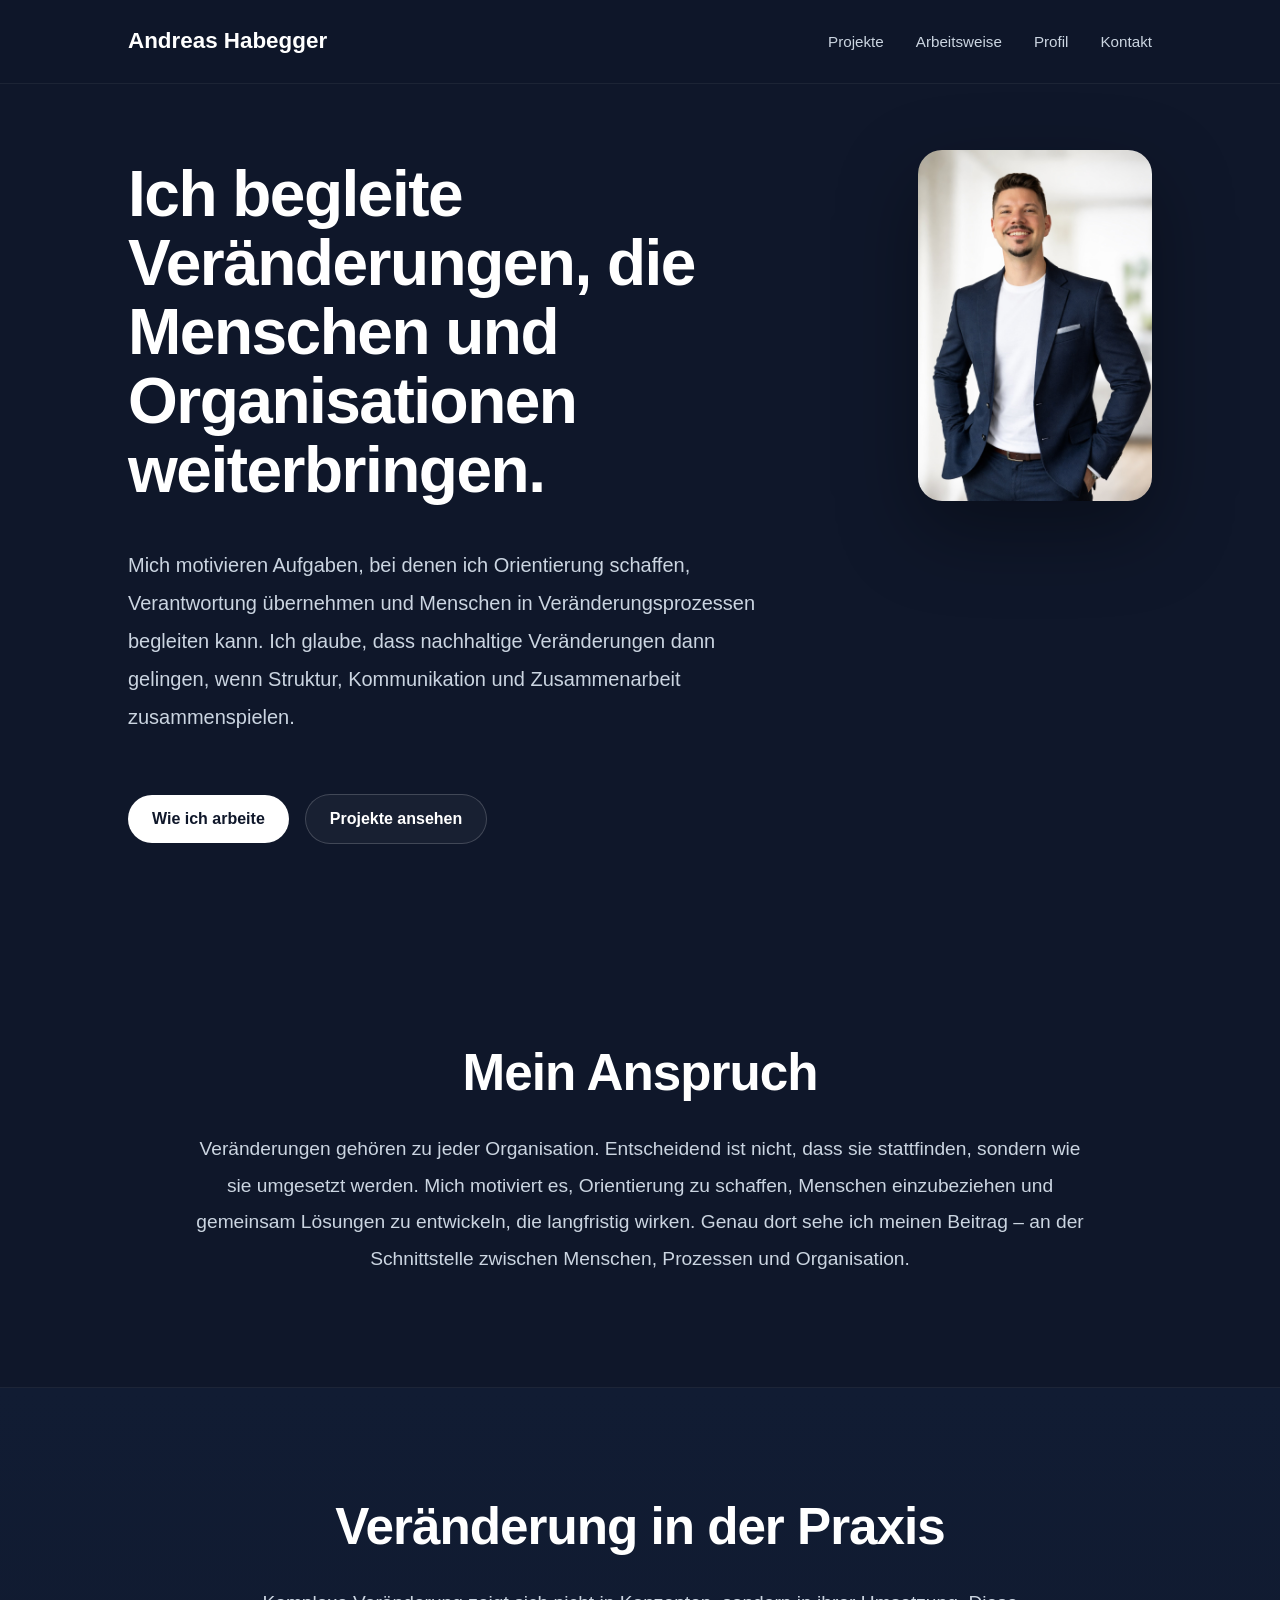
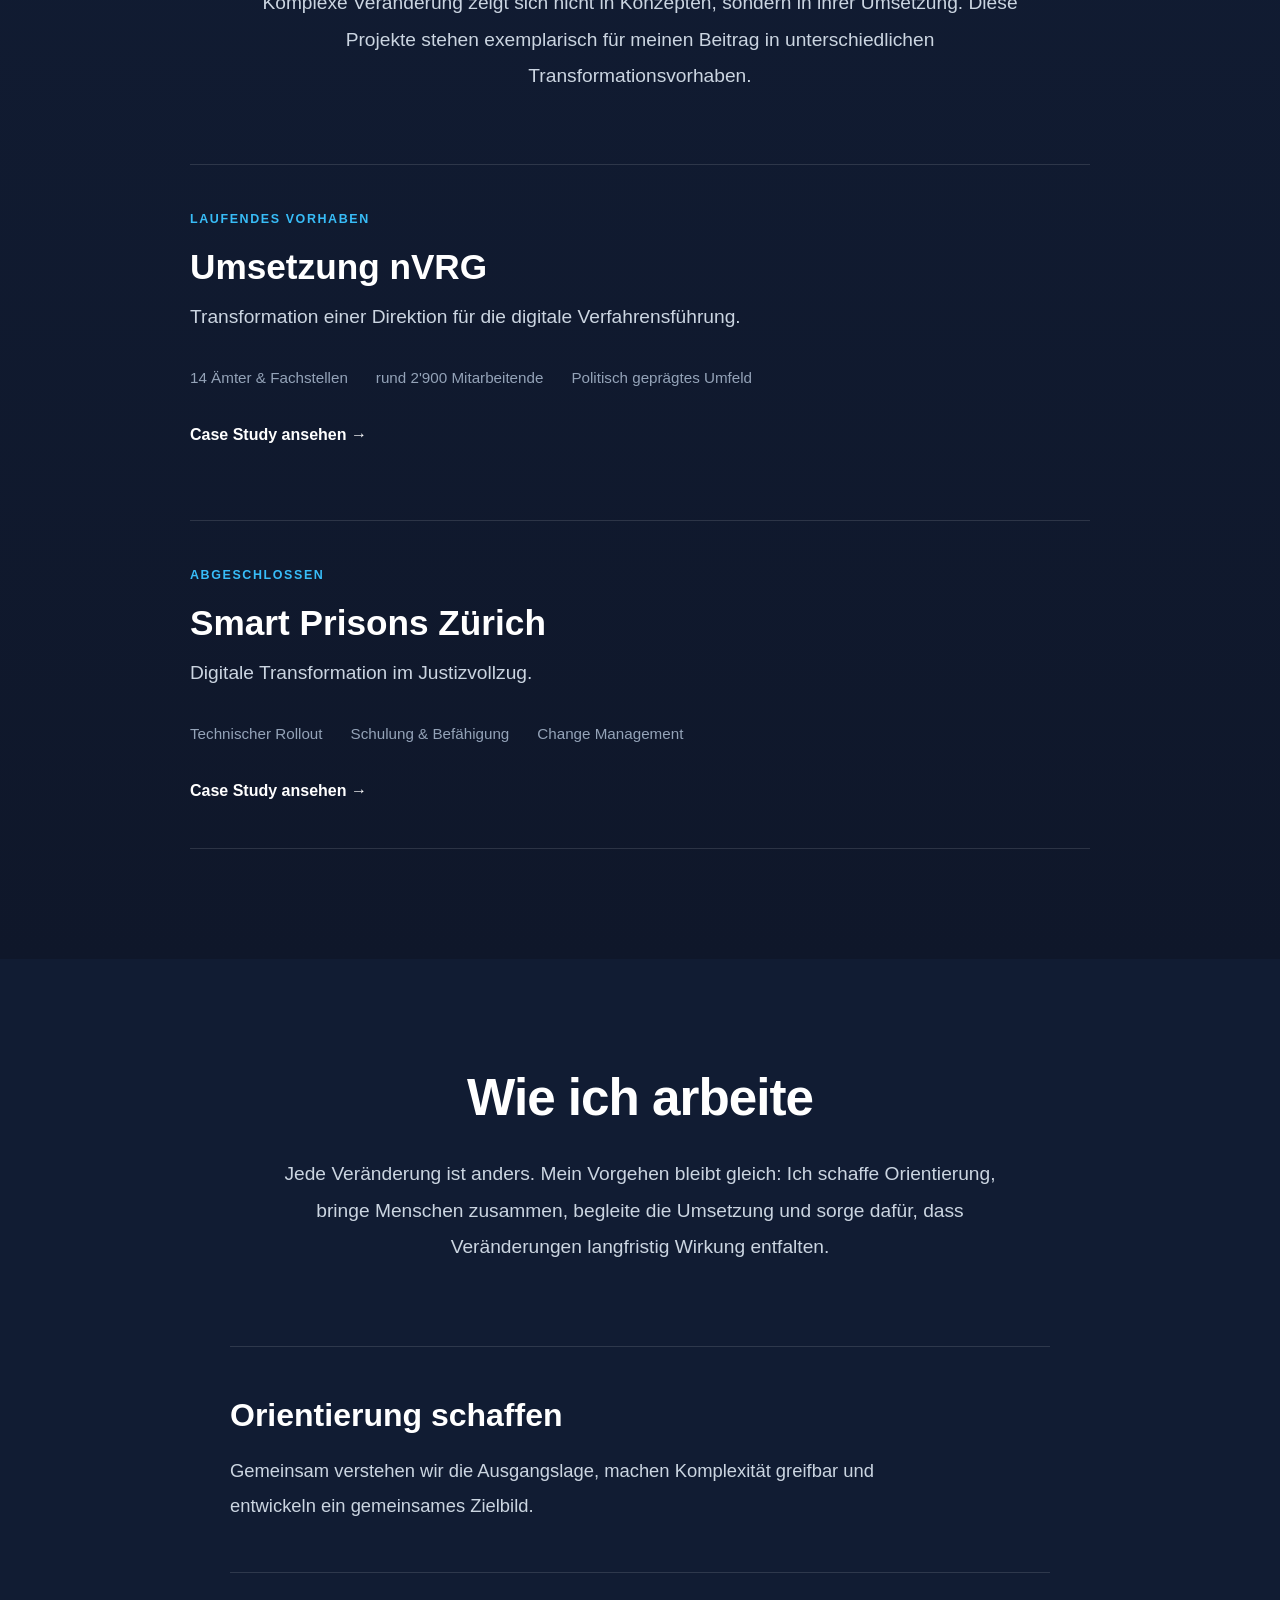
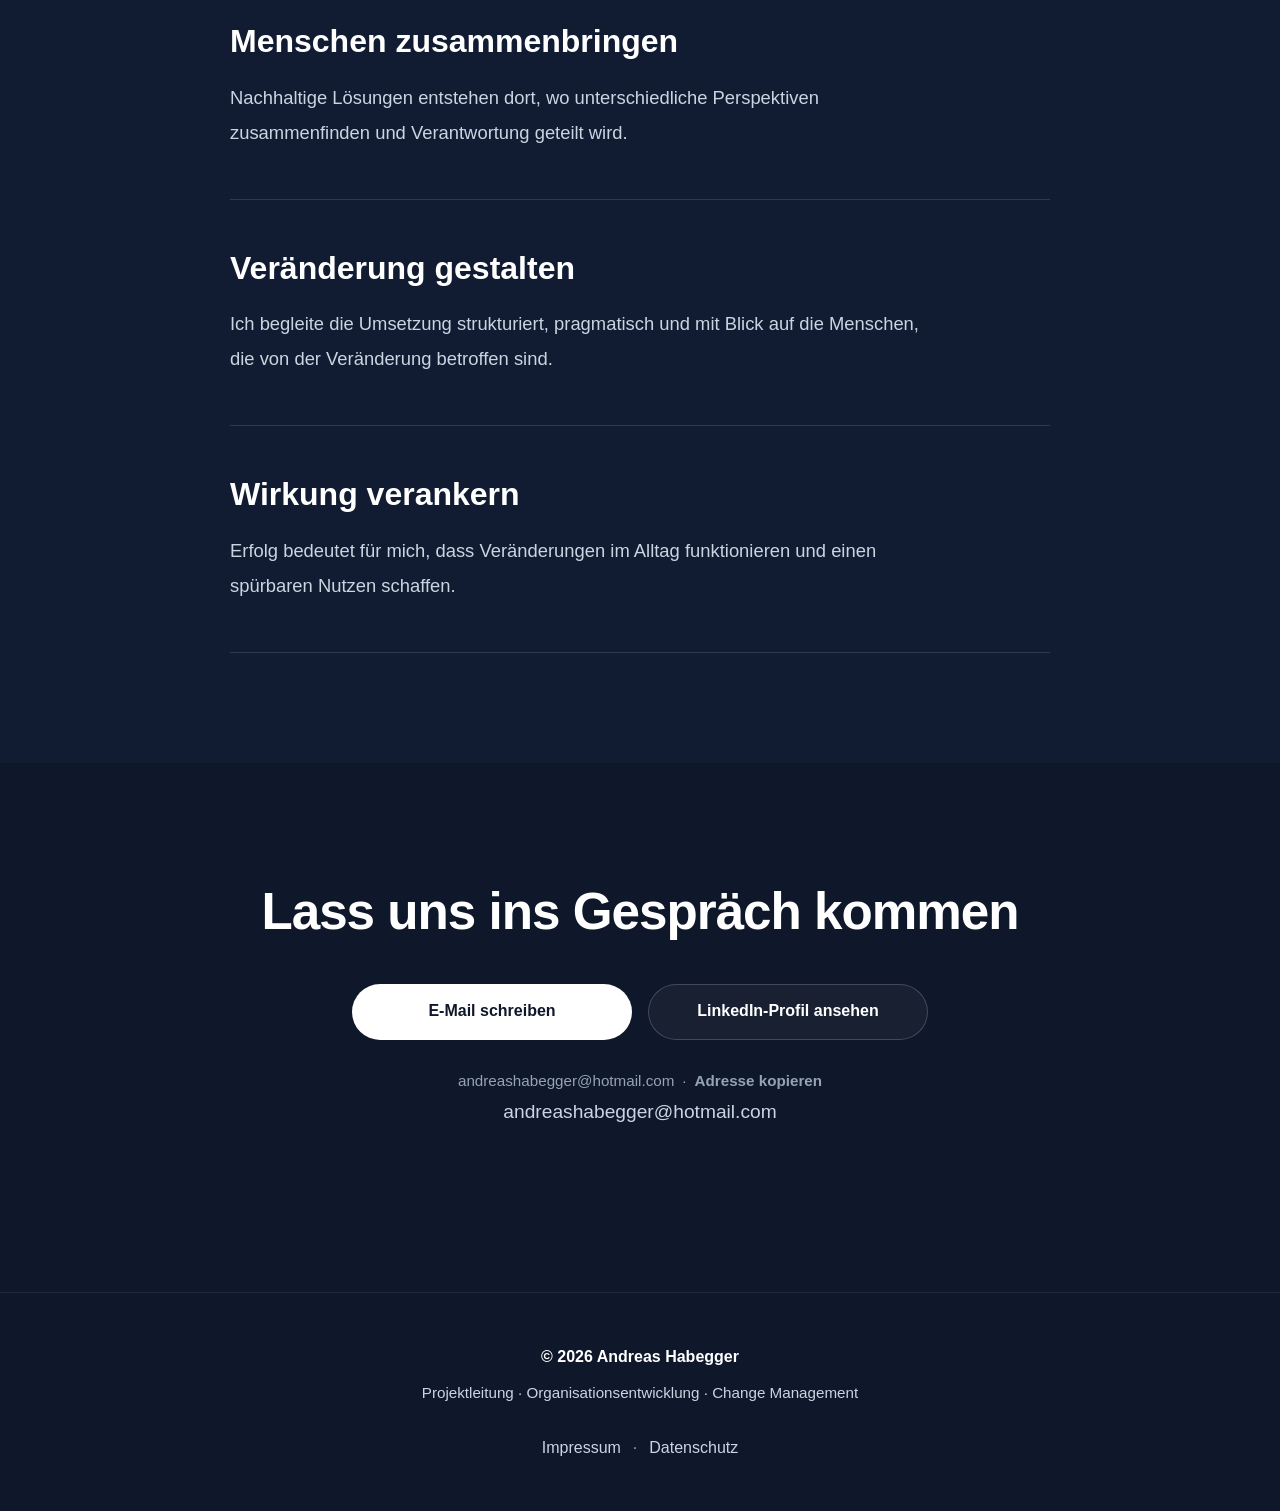
<file: index.html>
<!DOCTYPE html>
<html lang="de">

<head>
    <meta charset="UTF-8">
    <meta name="viewport" content="width=device-width, initial-scale=1.0">

    <title>Andreas Habegger | Projektleitung · Change Management · Organisationsentwicklung</title>

    <meta name="description"
          content="Andreas Habegger begleitet Organisationen bei Transformationsvorhaben, Projektleitung, Organisationsentwicklung und Change Management im öffentlichen Umfeld.">

    <link rel="canonical" href="https://andreashabegger.github.io/">

    <!-- Open Graph -->
    <meta property="og:title" content="Andreas Habegger">
    <meta property="og:description"
          content="Projektleitung · Organisationsentwicklung · Change Management">
    <meta property="og:image"
          content="https://andreashabegger.github.io/images/og-image.jpg">
    <meta property="og:url"
          content="https://andreashabegger.github.io/">
    <meta property="og:type" content="website">

    <!-- Social Preview -->
    <meta name="twitter:card" content="summary_large_image">
    <meta name="twitter:title" content="Andreas Habegger">
    <meta name="twitter:description"
          content="Projektleitung · Organisationsentwicklung · Change Management">
    <meta name="twitter:image"
          content="https://andreashabegger.github.io/images/og-image.jpg">

    <!-- Favicons -->
    <link rel="icon" href="/favicon.ico" sizes="any">
    <link rel="icon" type="image/png" sizes="32x32" href="/favicon-32x32.png">
    <link rel="icon" type="image/png" sizes="16x16" href="/favicon-16x16.png">
    <link rel="apple-touch-icon" sizes="180x180" href="/apple-touch-icon.png">
    <link rel="manifest" href="/site.webmanifest">
    <meta name="theme-color" content="#0F172A">

    <!-- Stylesheet: Diese Zeile hatte gefehlt -->
    <link rel="stylesheet" href="css/style.css">
</head>

<body>

    <nav aria-label="Hauptnavigation">
        <a href="#top" class="logo">Andreas Habegger</a>

        <ul>
            <li><a href="#projekte">Projekte</a></li>
            <li><a href="#werte">Arbeitsweise</a></li>
            <li><a href="pages/profil.html">Profil</a></li>
            <li><a href="#kontakt">Kontakt</a></li>
        </ul>
    </nav>

    <main>

        <section id="top" class="hero">
            <div class="hero-content">

                <h1>
                    Ich begleite Veränderungen, die Menschen und Organisationen
                    weiterbringen.
                </h1>

                <p class="intro">
                    Mich motivieren Aufgaben, bei denen ich Orientierung schaffen,
                    Verantwortung übernehmen und Menschen in Veränderungsprozessen
                    begleiten kann. Ich glaube, dass nachhaltige Veränderungen dann
                    gelingen, wenn Struktur, Kommunikation und Zusammenarbeit
                    zusammenspielen.
                </p>

                <div class="buttons">
                    <a href="#werte" class="primary">Wie ich arbeite</a>
                    <a href="#projekte" class="secondary">Projekte ansehen</a>
                </div>

            </div>

            <div class="hero-image">
                <img src="images/portrait.jpg"
                     alt="Portrait von Andreas Habegger">
            </div>
        </section>

        <section id="mission" class="mission">
            <div class="container">

                <h2>Mein Anspruch</h2>

                <p>
                    Veränderungen gehören zu jeder Organisation. Entscheidend ist
                    nicht, dass sie stattfinden, sondern wie sie umgesetzt werden.
                    Mich motiviert es, Orientierung zu schaffen, Menschen einzubeziehen
                    und gemeinsam Lösungen zu entwickeln, die langfristig wirken.
                    Genau dort sehe ich meinen Beitrag – an der Schnittstelle zwischen
                    Menschen, Prozessen und Organisation.
                </p>

            </div>
        </section>

        <section id="projekte" class="projects">
            <div class="container">

                <h2>Veränderung in der Praxis</h2>

                <p class="section-intro">
                    Komplexe Veränderung zeigt sich nicht in Konzepten, sondern in
                    ihrer Umsetzung. Diese Projekte stehen exemplarisch für meinen
                    Beitrag in unterschiedlichen Transformationsvorhaben.
                </p>

                <div class="project-list">

                    <a href="pages/nvrg.html" class="project-item">
                        <p class="project-status">Laufendes Vorhaben</p>

                        <h3>Umsetzung nVRG</h3>

                        <p class="project-subtitle">
                            Transformation einer Direktion für die digitale
                            Verfahrensführung.
                        </p>

                        <div class="project-facts">
                            <span>14 Ämter &amp; Fachstellen</span>
                            <span>rund 2'900 Mitarbeitende</span>
                            <span>Politisch geprägtes Umfeld</span>
                        </div>

                        <span class="project-link">
                            Case Study ansehen →
                        </span>
                    </a>

                    <a href="pages/smart-prisons.html" class="project-item">
                        <p class="project-status">Abgeschlossen</p>

                        <h3>Smart Prisons Zürich</h3>

                        <p class="project-subtitle">
                            Digitale Transformation im Justizvollzug.
                        </p>

                        <div class="project-facts">
                            <span>Technischer Rollout</span>
                            <span>Schulung &amp; Befähigung</span>
                            <span>Change Management</span>
                        </div>

                        <span class="project-link">
                            Case Study ansehen →
                        </span>
                    </a>

                </div>

            </div>
        </section>

        <section id="werte" class="values">
            <div class="container">

                <h2>Wie ich arbeite</h2>

                <p class="section-intro">
                    Jede Veränderung ist anders. Mein Vorgehen bleibt gleich:
                    Ich schaffe Orientierung, bringe Menschen zusammen, begleite
                    die Umsetzung und sorge dafür, dass Veränderungen langfristig
                    Wirkung entfalten.
                </p>

                <div class="approach">

                    <div class="approach-step">
                        <h3>Orientierung schaffen</h3>
                        <p>
                            Gemeinsam verstehen wir die Ausgangslage, machen
                            Komplexität greifbar und entwickeln ein gemeinsames
                            Zielbild.
                        </p>
                    </div>

                    <div class="approach-step">
                        <h3>Menschen zusammenbringen</h3>
                        <p>
                            Nachhaltige Lösungen entstehen dort, wo unterschiedliche
                            Perspektiven zusammenfinden und Verantwortung geteilt
                            wird.
                        </p>
                    </div>

                    <div class="approach-step">
                        <h3>Veränderung gestalten</h3>
                        <p>
                            Ich begleite die Umsetzung strukturiert, pragmatisch und
                            mit Blick auf die Menschen, die von der Veränderung
                            betroffen sind.
                        </p>
                    </div>

                    <div class="approach-step">
                        <h3>Wirkung verankern</h3>
                        <p>
                            Erfolg bedeutet für mich, dass Veränderungen im Alltag
                            funktionieren und einen spürbaren Nutzen schaffen.
                        </p>
                    </div>

                </div>

            </div>
        </section>

  <section id="kontakt" class="contact">
    <div class="container">

        <h2>Lass uns ins Gespräch kommen</h2>


<div class="contact-options">

    <a href="mailto:andreashabegger@hotmail.com"
       class="primary contact-button">
        E-Mail schreiben
    </a>

    <a href="https://www.linkedin.com/in/andreas-habegger/"
       class="secondary contact-button"
       target="_blank"
       rel="noopener noreferrer">
        LinkedIn-Profil ansehen
    </a>

</div>

<button type="button"
        class="copy-email"
        data-email="andreashabegger@hotmail.com">
    andreashabegger@hotmail.com
    <span aria-hidden="true">·</span>
    <span class="copy-label">Adresse kopieren</span>
</button>

        <p class="email-address">
            andreashabegger@hotmail.com
        </p>

    </div>
</section>

    </main>

    <footer class="footer">
        <div class="container">

            <p>© 2026 Andreas Habegger</p>

            <p>
                Projektleitung · Organisationsentwicklung · Change Management
            </p>

            <div class="footer-links">
                <a href="pages/impressum.html">Impressum</a>
                <span aria-hidden="true">·</span>
                <a href="pages/datenschutz.html">Datenschutz</a>
            </div>

        </div>
    </footer>

</body>

</html>
</file>
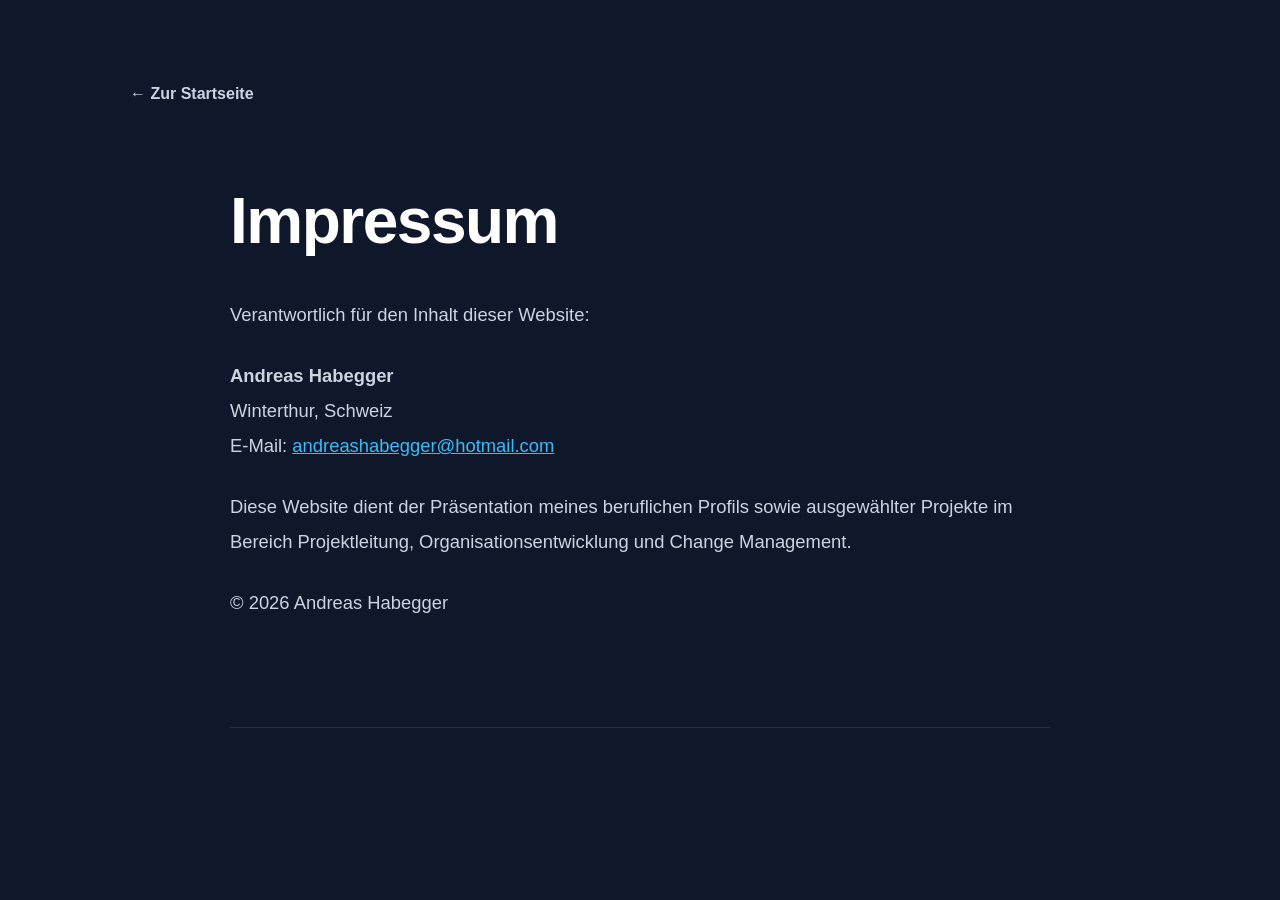
<file: impressum.html>
<!DOCTYPE html>
<html lang="de">

<head>
    <meta charset="UTF-8">
    <meta name="viewport" content="width=device-width, initial-scale=1.0">
    <title>Impressum | Andreas Habegger</title>
    <meta name="description" content="Impressum der persönlichen Website von Andreas Habegger.">
    <link rel="canonical" href="https://andreashabegger.github.io/pages/impressum.html">
    <link rel="icon" href="/images/favicon.png?v=3" type="image/png" sizes="any">
    <link rel="stylesheet" href="../css/style.css">
</head>

<body>

    <main class="case-study">
        <a href="../index.html" class="back-link">← Zur Startseite</a>

        <section class="case-content">
            <h1>Impressum</h1>

            <p>
                Verantwortlich für den Inhalt dieser Website:
            </p>

            <p>
                <strong>Andreas Habegger</strong><br>
                Winterthur, Schweiz<br>
                E-Mail: <a href="mailto:andreashabegger@hotmail.com">andreashabegger@hotmail.com</a>
            </p>

            <p>
                Diese Website dient der Präsentation meines beruflichen Profils
                sowie ausgewählter Projekte im Bereich Projektleitung,
                Organisationsentwicklung und Change Management.
            </p>

            <p>
                © 2026 Andreas Habegger
            </p>
        </section>
    </main>

</body>

</html>
</file>
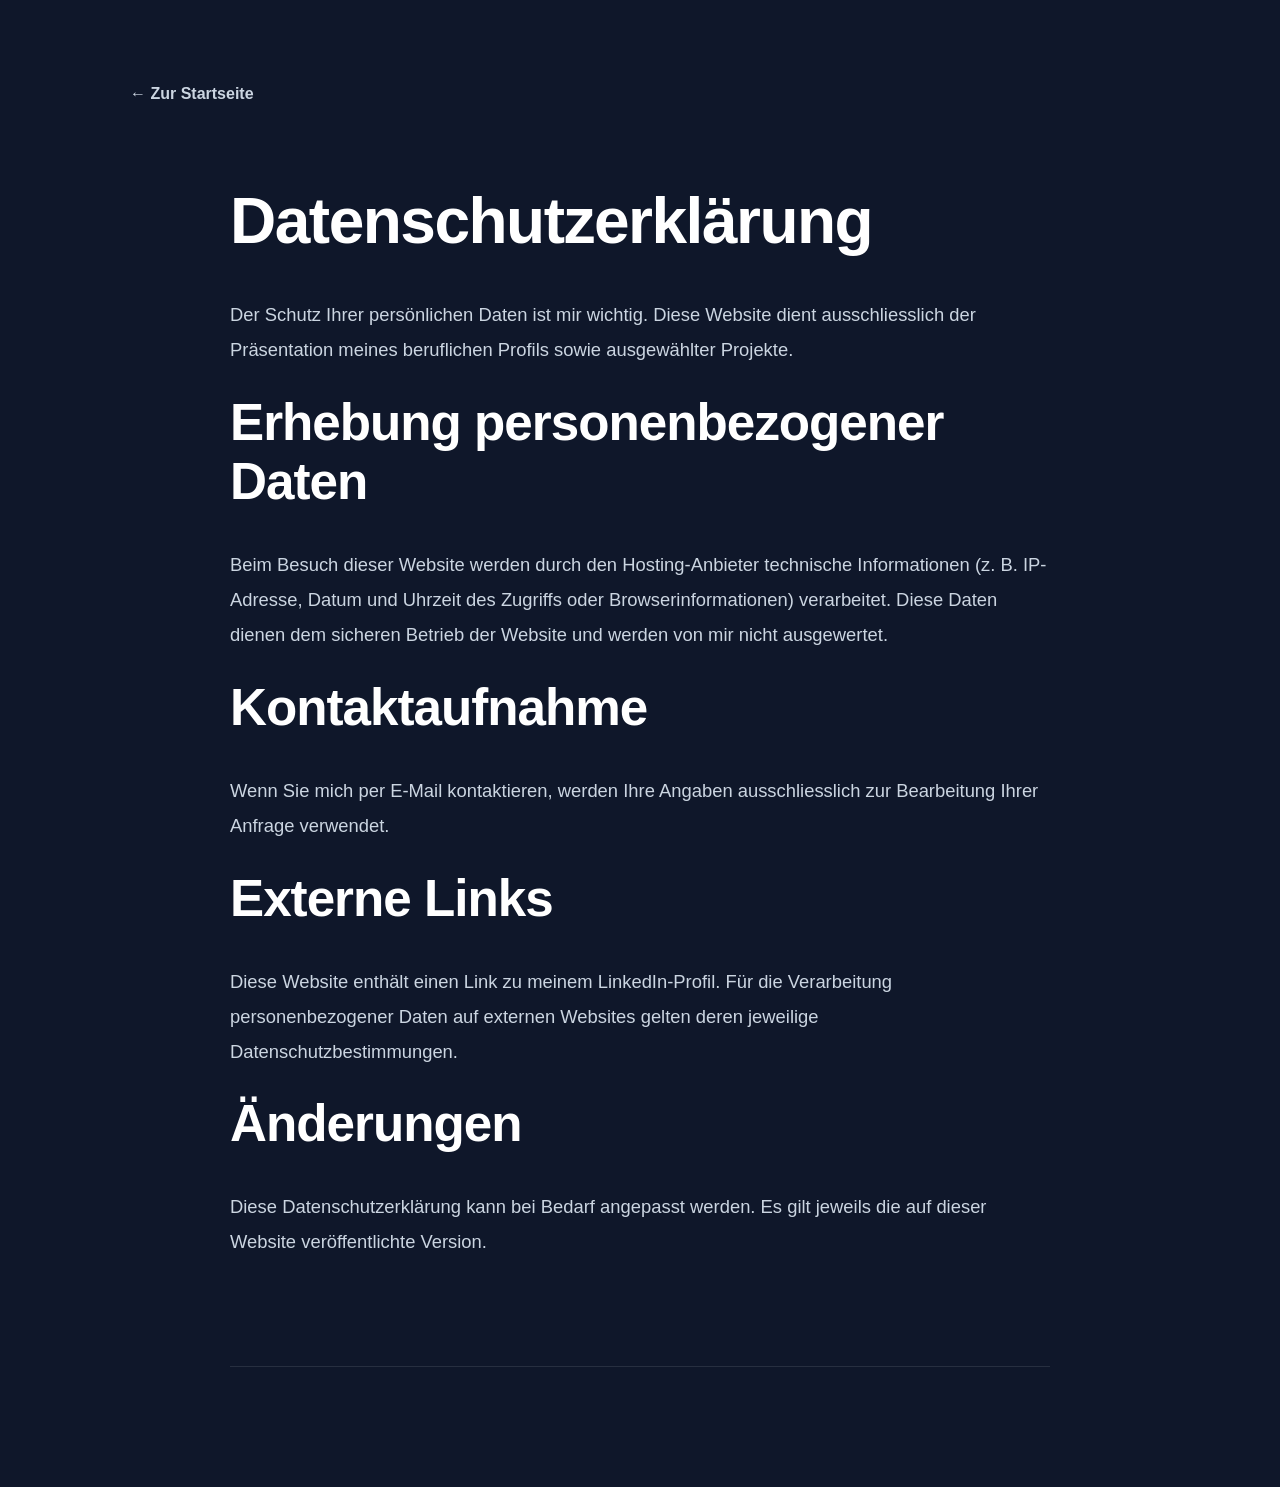
<file: pages/datenschutz.html>
<!DOCTYPE html>
<html lang="de">

<head>
    <meta charset="UTF-8">
    <meta name="viewport" content="width=device-width, initial-scale=1.0">

    <title>Datenschutzerklärung | Andreas Habegger</title>

    <meta name="description"
          content="Datenschutzerklärung der persönlichen Website von Andreas Habegger.">

    <link rel="canonical" href="https://andreashabegger.github.io/pages/datenschutz.html">

    <link rel="icon" href="/favicon.ico" sizes="any">
<link rel="icon" type="image/png" sizes="32x32" href="/favicon-32x32.png">
<link rel="icon" type="image/png" sizes="16x16" href="/favicon-16x16.png">
<link rel="apple-touch-icon" sizes="180x180" href="/apple-touch-icon.png">
<link rel="manifest" href="/site.webmanifest">
<meta name="theme-color" content="#0F172A">

<link rel="stylesheet" href="../css/style.css">
</head>

<body>

    <main class="case-study">

        <a href="../index.html" class="back-link">← Zur Startseite</a>

        <section class="case-content">

            <h1>Datenschutzerklärung</h1>

            <p>
                Der Schutz Ihrer persönlichen Daten ist mir wichtig. Diese Website
                dient ausschliesslich der Präsentation meines beruflichen Profils
                sowie ausgewählter Projekte.
            </p>

            <h2>Erhebung personenbezogener Daten</h2>

            <p>
                Beim Besuch dieser Website werden durch den Hosting-Anbieter
                technische Informationen (z. B. IP-Adresse, Datum und Uhrzeit des
                Zugriffs oder Browserinformationen) verarbeitet. Diese Daten dienen
                dem sicheren Betrieb der Website und werden von mir nicht
                ausgewertet.
            </p>

            <h2>Kontaktaufnahme</h2>

            <p>
                Wenn Sie mich per E-Mail kontaktieren, werden Ihre Angaben
                ausschliesslich zur Bearbeitung Ihrer Anfrage verwendet.
            </p>

            <h2>Externe Links</h2>

            <p>
                Diese Website enthält einen Link zu meinem LinkedIn-Profil. Für die
                Verarbeitung personenbezogener Daten auf externen Websites gelten
                deren jeweilige Datenschutzbestimmungen.
            </p>

            <h2>Änderungen</h2>

            <p>
                Diese Datenschutzerklärung kann bei Bedarf angepasst werden.
                Es gilt jeweils die auf dieser Website veröffentlichte Version.
            </p>

        </section>

    </main>

</body>

</html>
</file>
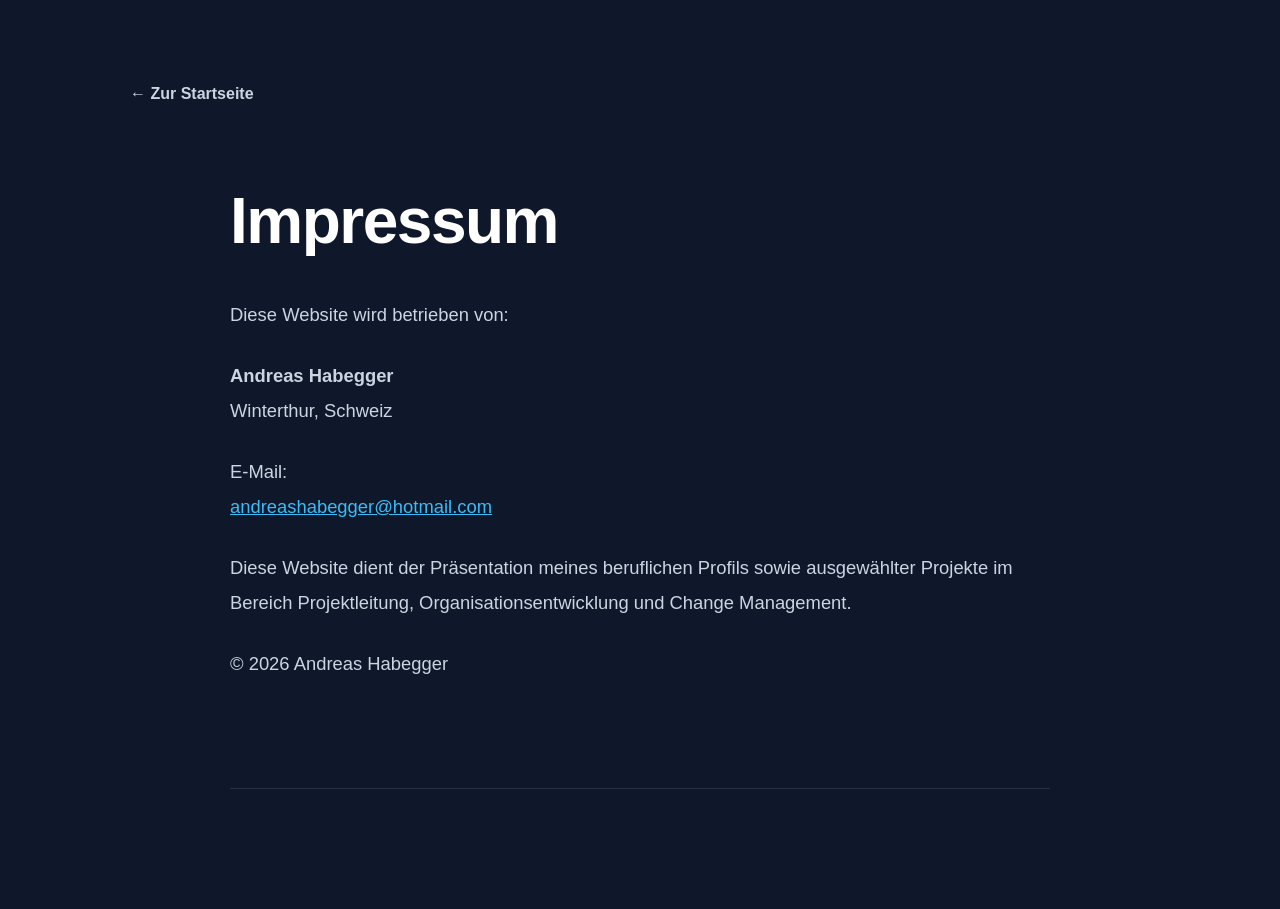
<file: pages/impressum.html>
<!DOCTYPE html>
<html lang="de">

<head>
    <meta charset="UTF-8">
    <meta name="viewport" content="width=device-width, initial-scale=1.0">

    <title>Impressum | Andreas Habegger</title>

    <meta name="description"
          content="Impressum der persönlichen Website von Andreas Habegger.">

    <link rel="canonical"
          href="https://andreashabegger.github.io/pages/impressum.html">

    <meta property="og:title" content="Impressum | Andreas Habegger">
    <meta property="og:description"
          content="Impressum der persönlichen Website von Andreas Habegger.">
    <meta property="og:image"
          content="https://andreashabegger.github.io/images/og-image.jpg">
    <meta property="og:url"
          content="https://andreashabegger.github.io/pages/impressum.html">
    <meta property="og:type" content="website">

    <meta name="twitter:card" content="summary_large_image">
    <meta name="twitter:title" content="Impressum | Andreas Habegger">
    <meta name="twitter:description"
          content="Impressum der persönlichen Website von Andreas Habegger.">
    <meta name="twitter:image"
          content="https://andreashabegger.github.io/images/og-image.jpg">

    <link rel="icon" href="/favicon.ico" sizes="any">
    <link rel="icon" type="image/png" sizes="32x32" href="/favicon-32x32.png">
    <link rel="icon" type="image/png" sizes="16x16" href="/favicon-16x16.png">
    <link rel="apple-touch-icon" sizes="180x180" href="/apple-touch-icon.png">
    <link rel="manifest" href="/site.webmanifest">
    <meta name="theme-color" content="#0F172A">

    <link rel="stylesheet" href="../css/style.css">
</head>

<body>

    <main class="case-study">

        <a href="../index.html" class="back-link">
            ← Zur Startseite
        </a>

        <section class="case-content">

            <h1>Impressum</h1>

            <p>
                Diese Website wird betrieben von:
            </p>

            <p>
                <strong>Andreas Habegger</strong><br>
                Winterthur, Schweiz
            </p>

            <p>
                E-Mail:<br>
                <a href="mailto:andreashabegger@hotmail.com">
                    andreashabegger@hotmail.com
                </a>
            </p>

            <p>
                Diese Website dient der Präsentation meines beruflichen Profils
                sowie ausgewählter Projekte im Bereich Projektleitung,
                Organisationsentwicklung und Change Management.
            </p>

            <p>
                © 2026 Andreas Habegger
            </p>

        </section>

    </main>

</body>

</html>
</file>
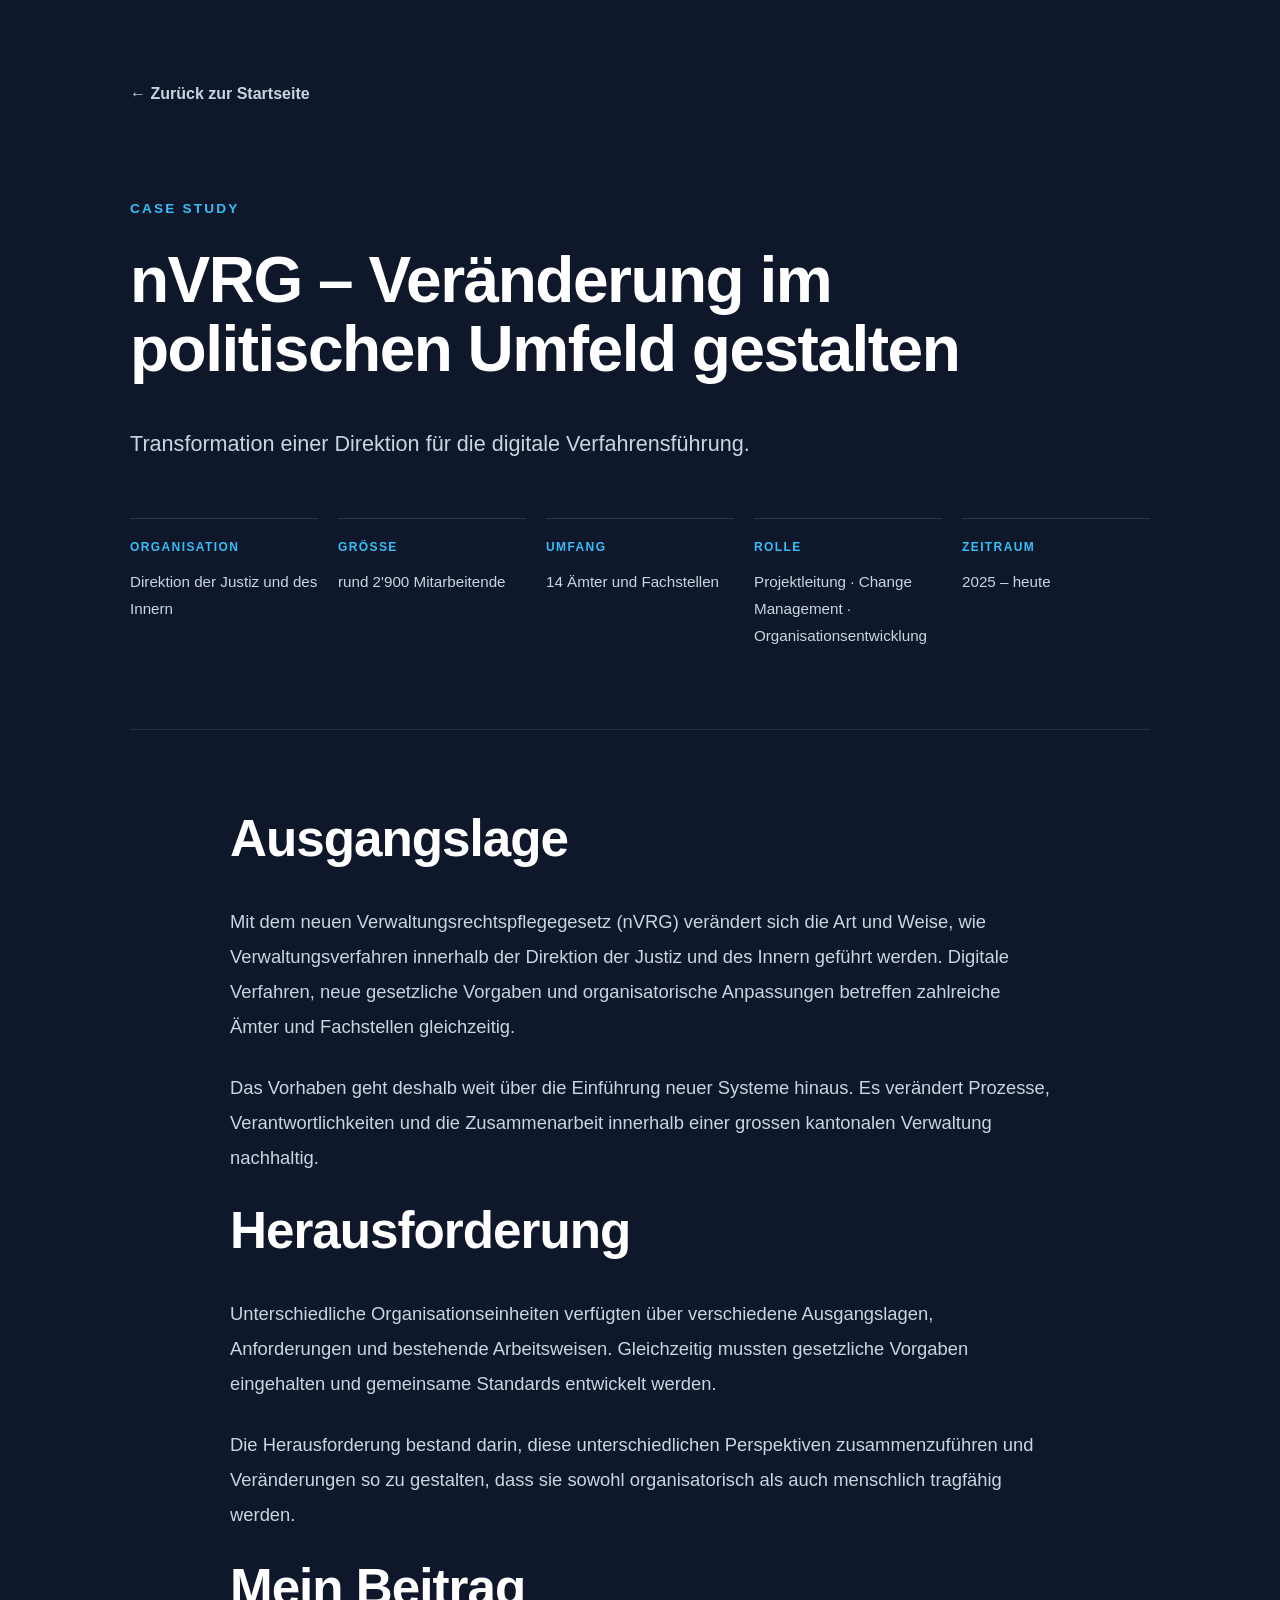
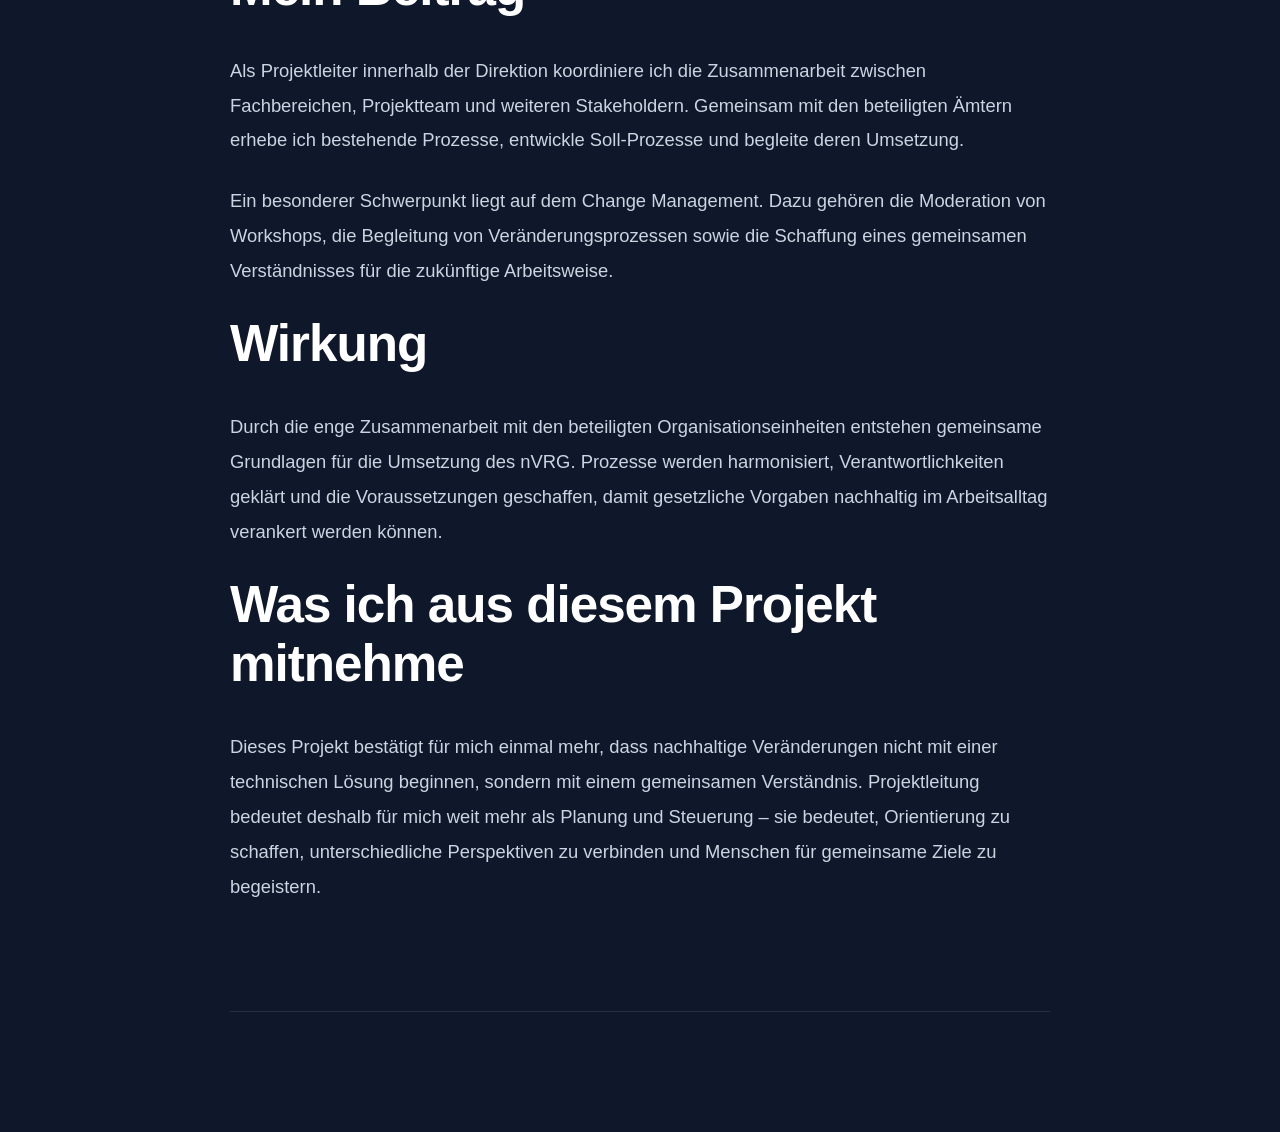
<file: pages/nvrg.html>
<!DOCTYPE html>
<html lang="de">

<head>
    <meta charset="UTF-8">
    <meta name="viewport" content="width=device-width, initial-scale=1.0">

    <title>Profil | Andreas Habegger</title>

    <meta name="description"
          content="Profil von Andreas Habegger – Projektleitung, Organisationsentwicklung und Change Management im öffentlichen Umfeld.">

    <link rel="canonical" href="https://andreashabegger.github.io/pages/profil.html">

    <meta property="og:title" content="Profil | Andreas Habegger">
    <meta property="og:description"
          content="Erfahren Sie mehr über Andreas Habegger, seine Arbeitsweise und seinen Ansatz in Projektleitung, Organisationsentwicklung und Change Management.">
    <meta property="og:image"
          content="https://andreashabegger.github.io/images/og-image.jpg">
    <meta property="og:url"
          content="https://andreashabegger.github.io/pages/profil.html">
    <meta property="og:type"
          content="website">

    <meta name="twitter:card" content="summary_large_image">
    <meta name="twitter:title" content="Profil | Andreas Habegger">
    <meta name="twitter:description"
          content="Erfahren Sie mehr über Andreas Habegger, seine Arbeitsweise und seinen Ansatz in Projektleitung, Organisationsentwicklung und Change Management.">
    <meta name="twitter:image"
          content="https://andreashabegger.github.io/images/og-image.jpg">
<link rel="icon" href="/favicon.ico" sizes="any">
<link rel="icon" type="image/png" sizes="32x32" href="/favicon-32x32.png">
<link rel="icon" type="image/png" sizes="16x16" href="/favicon-16x16.png">
<link rel="apple-touch-icon" sizes="180x180" href="/apple-touch-icon.png">
<link rel="manifest" href="/site.webmanifest">
<meta name="theme-color" content="#0F172A">

<link rel="stylesheet" href="../css/style.css">
</head>

<body>

    <main class="case-study">

        <a href="../index.html#projekte" class="back-link">← Zurück zur Startseite</a>

        <section class="case-hero">
            <p class="eyebrow">Case Study</p>

            <h1>nVRG – Veränderung im politischen Umfeld gestalten</h1>

            <p class="case-lead">
                Transformation einer Direktion für die digitale Verfahrensführung.
            </p>

            <div class="case-facts">
                <div><strong>Organisation</strong><span>Direktion der Justiz und des Innern</span></div>
                <div><strong>Grösse</strong><span>rund 2'900 Mitarbeitende</span></div>
                <div><strong>Umfang</strong><span>14 Ämter und Fachstellen</span></div>
                <div><strong>Rolle</strong><span>Projektleitung · Change Management · Organisationsentwicklung</span></div>
                <div><strong>Zeitraum</strong><span>2025 – heute</span></div>
            </div>
        </section>

<section class="case-content">

    <h2>Ausgangslage</h2>

    <p>
        Mit dem neuen Verwaltungsrechtspflegegesetz (nVRG) verändert sich die
        Art und Weise, wie Verwaltungsverfahren innerhalb der Direktion der
        Justiz und des Innern geführt werden. Digitale Verfahren, neue
        gesetzliche Vorgaben und organisatorische Anpassungen betreffen
        zahlreiche Ämter und Fachstellen gleichzeitig.
    </p>

    <p>
        Das Vorhaben geht deshalb weit über die Einführung neuer Systeme hinaus.
        Es verändert Prozesse, Verantwortlichkeiten und die Zusammenarbeit
        innerhalb einer grossen kantonalen Verwaltung nachhaltig.
    </p>

    <h2>Herausforderung</h2>

    <p>
        Unterschiedliche Organisationseinheiten verfügten über verschiedene
        Ausgangslagen, Anforderungen und bestehende Arbeitsweisen. Gleichzeitig
        mussten gesetzliche Vorgaben eingehalten und gemeinsame Standards
        entwickelt werden.
    </p>

    <p>
        Die Herausforderung bestand darin, diese unterschiedlichen Perspektiven
        zusammenzuführen und Veränderungen so zu gestalten, dass sie sowohl
        organisatorisch als auch menschlich tragfähig werden.
    </p>

    <h2>Mein Beitrag</h2>

    <p>
        Als Projektleiter innerhalb der Direktion koordiniere ich die
        Zusammenarbeit zwischen Fachbereichen, Projektteam und weiteren
        Stakeholdern. Gemeinsam mit den beteiligten Ämtern erhebe ich
        bestehende Prozesse, entwickle Soll-Prozesse und begleite deren
        Umsetzung.
    </p>

    <p>
        Ein besonderer Schwerpunkt liegt auf dem Change Management. Dazu
        gehören die Moderation von Workshops, die Begleitung von
        Veränderungsprozessen sowie die Schaffung eines gemeinsamen
        Verständnisses für die zukünftige Arbeitsweise.
    </p>

    <h2>Wirkung</h2>

    <p>
        Durch die enge Zusammenarbeit mit den beteiligten Organisationseinheiten
        entstehen gemeinsame Grundlagen für die Umsetzung des nVRG. Prozesse
        werden harmonisiert, Verantwortlichkeiten geklärt und die
        Voraussetzungen geschaffen, damit gesetzliche Vorgaben nachhaltig im
        Arbeitsalltag verankert werden können.
    </p>

    <h2>Was ich aus diesem Projekt mitnehme</h2>

    <p>
        Dieses Projekt bestätigt für mich einmal mehr, dass nachhaltige
        Veränderungen nicht mit einer technischen Lösung beginnen, sondern mit
        einem gemeinsamen Verständnis. Projektleitung bedeutet deshalb für mich
        weit mehr als Planung und Steuerung – sie bedeutet, Orientierung zu
        schaffen, unterschiedliche Perspektiven zu verbinden und Menschen für
        gemeinsame Ziele zu begeistern.
    </p>

</section>

    </main>

</body>

</html>
</file>
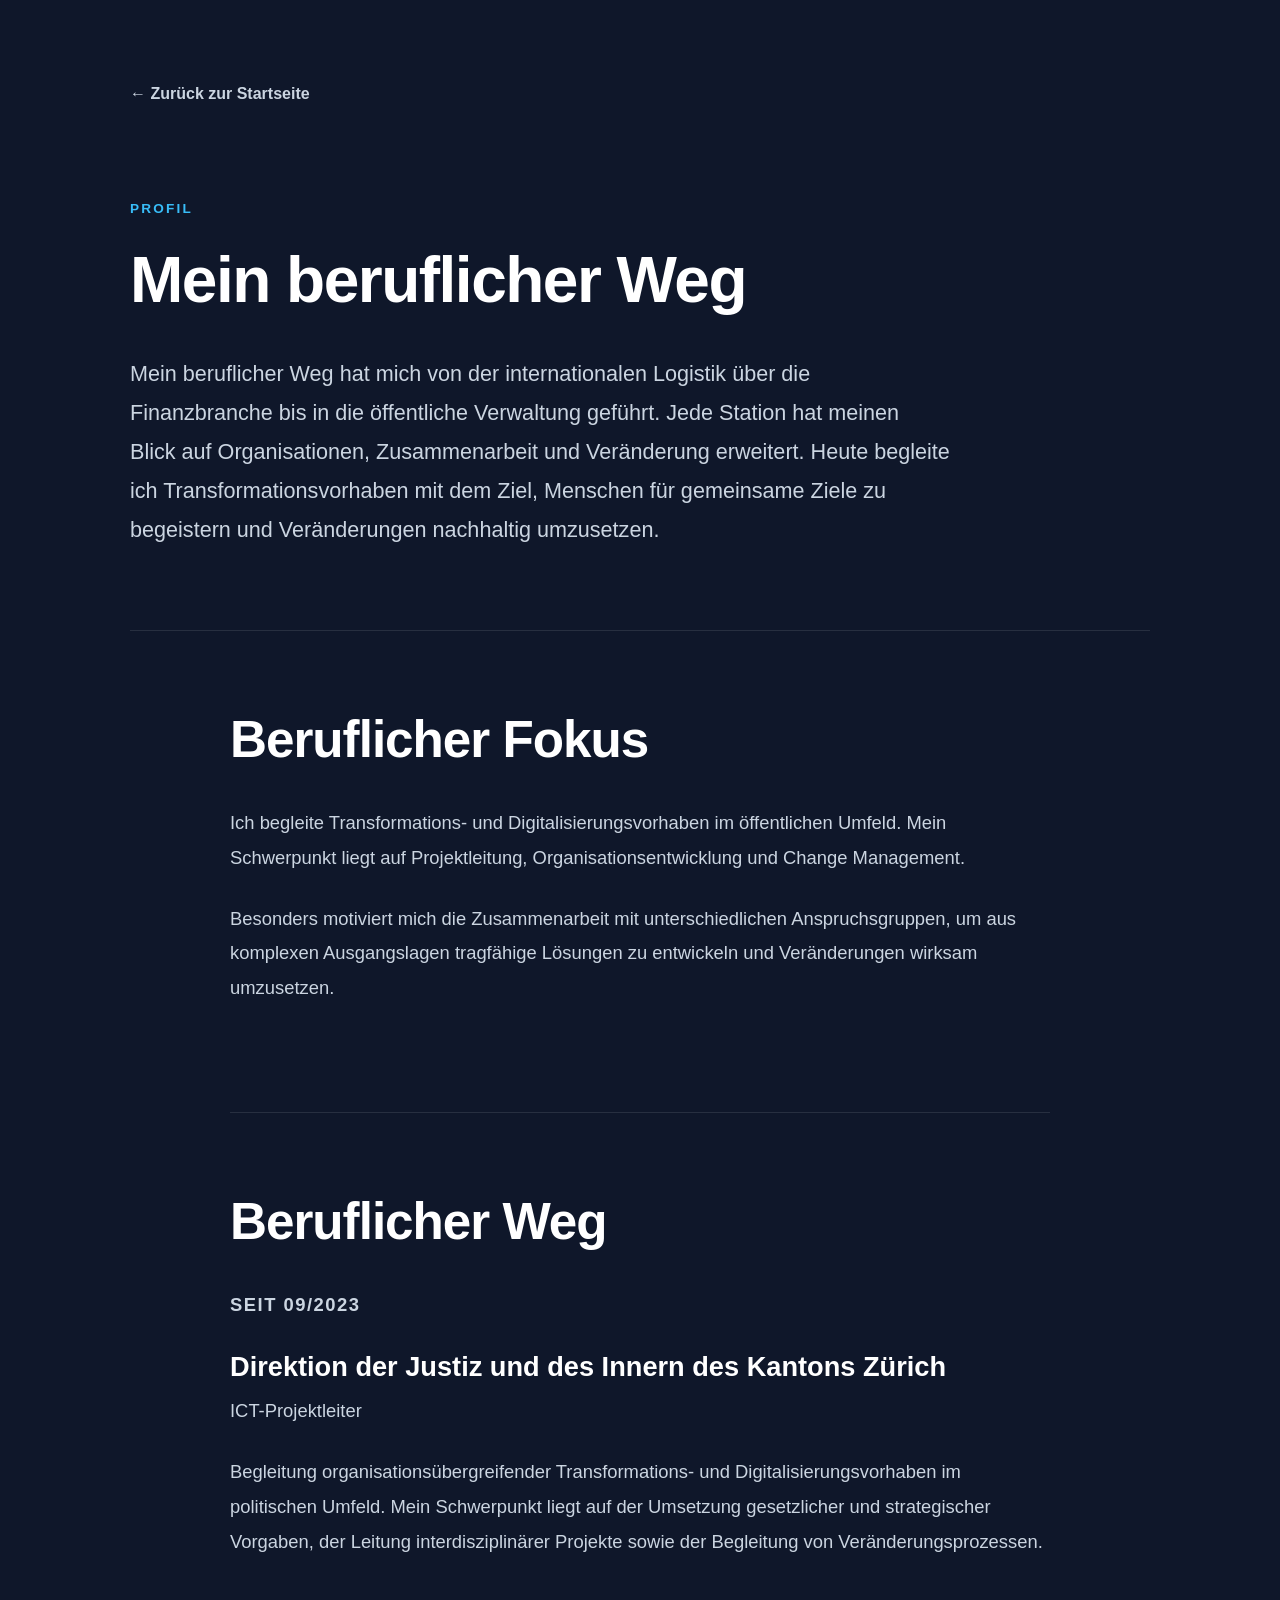
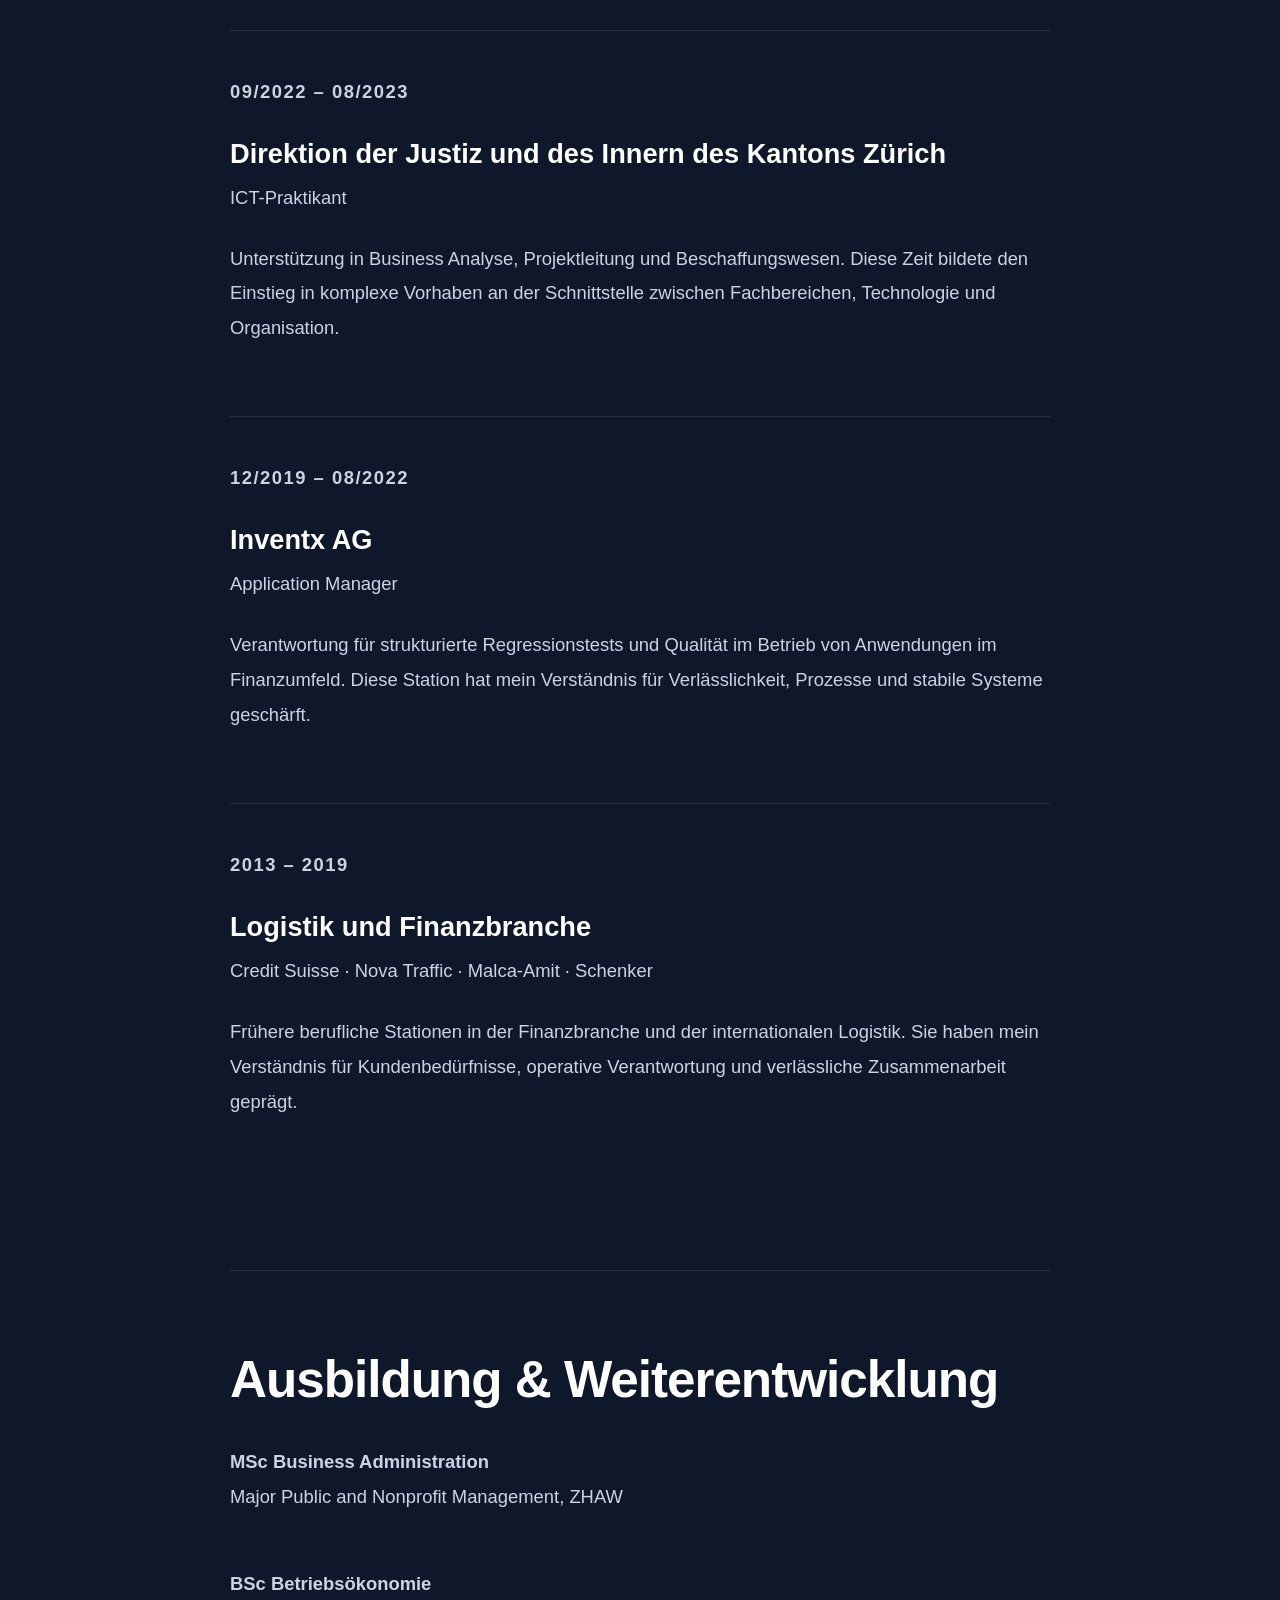
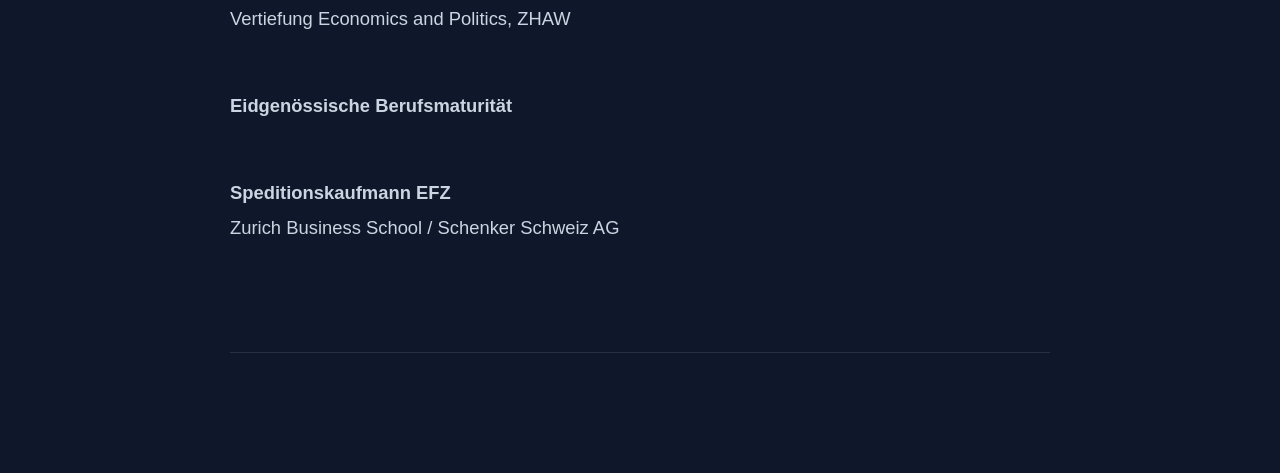
<file: pages/profil.html>
<!DOCTYPE html>
<html lang="de">

<head>
    <meta charset="UTF-8">
    <meta name="viewport" content="width=device-width, initial-scale=1.0">

    <title>Profil | Andreas Habegger</title>

    <meta name="description"
          content="Profil von Andreas Habegger – Projektleitung, Organisationsentwicklung und Change Management im öffentlichen Umfeld.">

    <link rel="canonical" href="https://andreashabegger.github.io/pages/profil.html">

    <meta property="og:title" content="Profil | Andreas Habegger">
    <meta property="og:description"
          content="Erfahren Sie mehr über Andreas Habegger, seine Arbeitsweise und seinen Ansatz in Projektleitung, Organisationsentwicklung und Change Management.">
    <meta property="og:image"
          content="https://andreashabegger.github.io/images/og-image.jpg">
    <meta property="og:url"
          content="https://andreashabegger.github.io/pages/profil.html">
    <meta property="og:type"
          content="website">

    <meta name="twitter:card" content="summary_large_image">
    <meta name="twitter:title" content="Profil | Andreas Habegger">
    <meta name="twitter:description"
          content="Erfahren Sie mehr über Andreas Habegger, seine Arbeitsweise und seinen Ansatz in Projektleitung, Organisationsentwicklung und Change Management.">
    <meta name="twitter:image"
          content="https://andreashabegger.github.io/images/og-image.jpg">

    <link rel="icon" href="/favicon.ico" sizes="any">
<link rel="icon" type="image/png" sizes="32x32" href="/favicon-32x32.png">
<link rel="icon" type="image/png" sizes="16x16" href="/favicon-16x16.png">
<link rel="apple-touch-icon" sizes="180x180" href="/apple-touch-icon.png">
<link rel="manifest" href="/site.webmanifest">
<meta name="theme-color" content="#0F172A">

<link rel="stylesheet" href="../css/style.css">
</head>

<body>

    <main class="profile-page">

        <a href="../index.html" class="back-link">← Zurück zur Startseite</a>

        <section class="profile-hero">
            <p class="eyebrow">Profil</p>

            <h1>Mein beruflicher Weg</h1>

            <p class="profile-lead">
                Mein beruflicher Weg hat mich von der internationalen Logistik über
                die Finanzbranche bis in die öffentliche Verwaltung geführt. Jede
                Station hat meinen Blick auf Organisationen, Zusammenarbeit und
                Veränderung erweitert. Heute begleite ich Transformationsvorhaben
                mit dem Ziel, Menschen für gemeinsame Ziele zu begeistern und
                Veränderungen nachhaltig umzusetzen.
            </p>
        </section>

        <section class="profile-section">
            <h2>Beruflicher Fokus</h2>

            <p>
                Ich begleite Transformations- und Digitalisierungsvorhaben im
                öffentlichen Umfeld. Mein Schwerpunkt liegt auf Projektleitung,
                Organisationsentwicklung und Change Management.
            </p>

            <p>
                Besonders motiviert mich die Zusammenarbeit mit unterschiedlichen
                Anspruchsgruppen, um aus komplexen Ausgangslagen tragfähige Lösungen
                zu entwickeln und Veränderungen wirksam umzusetzen.
            </p>
        </section>

        <section class="profile-section">
            <h2>Beruflicher Weg</h2>

            <div class="profile-entry">
                <p class="profile-date">Seit 09/2023</p>
                <h3>Direktion der Justiz und des Innern des Kantons Zürich</h3>
                <p class="profile-role">ICT-Projektleiter</p>

                <p>
                    Begleitung organisationsübergreifender Transformations- und
                    Digitalisierungsvorhaben im politischen Umfeld. Mein Schwerpunkt
                    liegt auf der Umsetzung gesetzlicher und strategischer Vorgaben,
                    der Leitung interdisziplinärer Projekte sowie der Begleitung von
                    Veränderungsprozessen.
                </p>
            </div>

            <div class="profile-entry">
                <p class="profile-date">09/2022 – 08/2023</p>
                <h3>Direktion der Justiz und des Innern des Kantons Zürich</h3>
                <p class="profile-role">ICT-Praktikant</p>

                <p>
                    Unterstützung in Business Analyse, Projektleitung und
                    Beschaffungswesen. Diese Zeit bildete den Einstieg in komplexe
                    Vorhaben an der Schnittstelle zwischen Fachbereichen, Technologie
                    und Organisation.
                </p>
            </div>

            <div class="profile-entry">
                <p class="profile-date">12/2019 – 08/2022</p>
                <h3>Inventx AG</h3>
                <p class="profile-role">Application Manager</p>

                <p>
                    Verantwortung für strukturierte Regressionstests und Qualität im
                    Betrieb von Anwendungen im Finanzumfeld. Diese Station hat mein
                    Verständnis für Verlässlichkeit, Prozesse und stabile Systeme
                    geschärft.
                </p>
            </div>

            <div class="profile-entry">
                <p class="profile-date">2013 – 2019</p>
                <h3>Logistik und Finanzbranche</h3>
                <p class="profile-role">Credit Suisse · Nova Traffic · Malca-Amit · Schenker</p>

                <p>
                    Frühere berufliche Stationen in der Finanzbranche und der
                    internationalen Logistik. Sie haben mein Verständnis für
                    Kundenbedürfnisse, operative Verantwortung und verlässliche
                    Zusammenarbeit geprägt.
                </p>
            </div>
        </section>

        <section class="profile-section">
            <h2>Ausbildung & Weiterentwicklung</h2>

            <div class="profile-list">
                <p><strong>MSc Business Administration</strong><br>Major Public and Nonprofit Management, ZHAW</p>
                <p><strong>BSc Betriebsökonomie</strong><br>Vertiefung Economics and Politics, ZHAW</p>
                <p><strong>Eidgenössische Berufsmaturität</strong></p>
                <p><strong>Speditionskaufmann EFZ</strong><br>Zurich Business School / Schenker Schweiz AG</p>
            </div>
        </section>


        </section>

    </main>

</body>

</html>
</file>
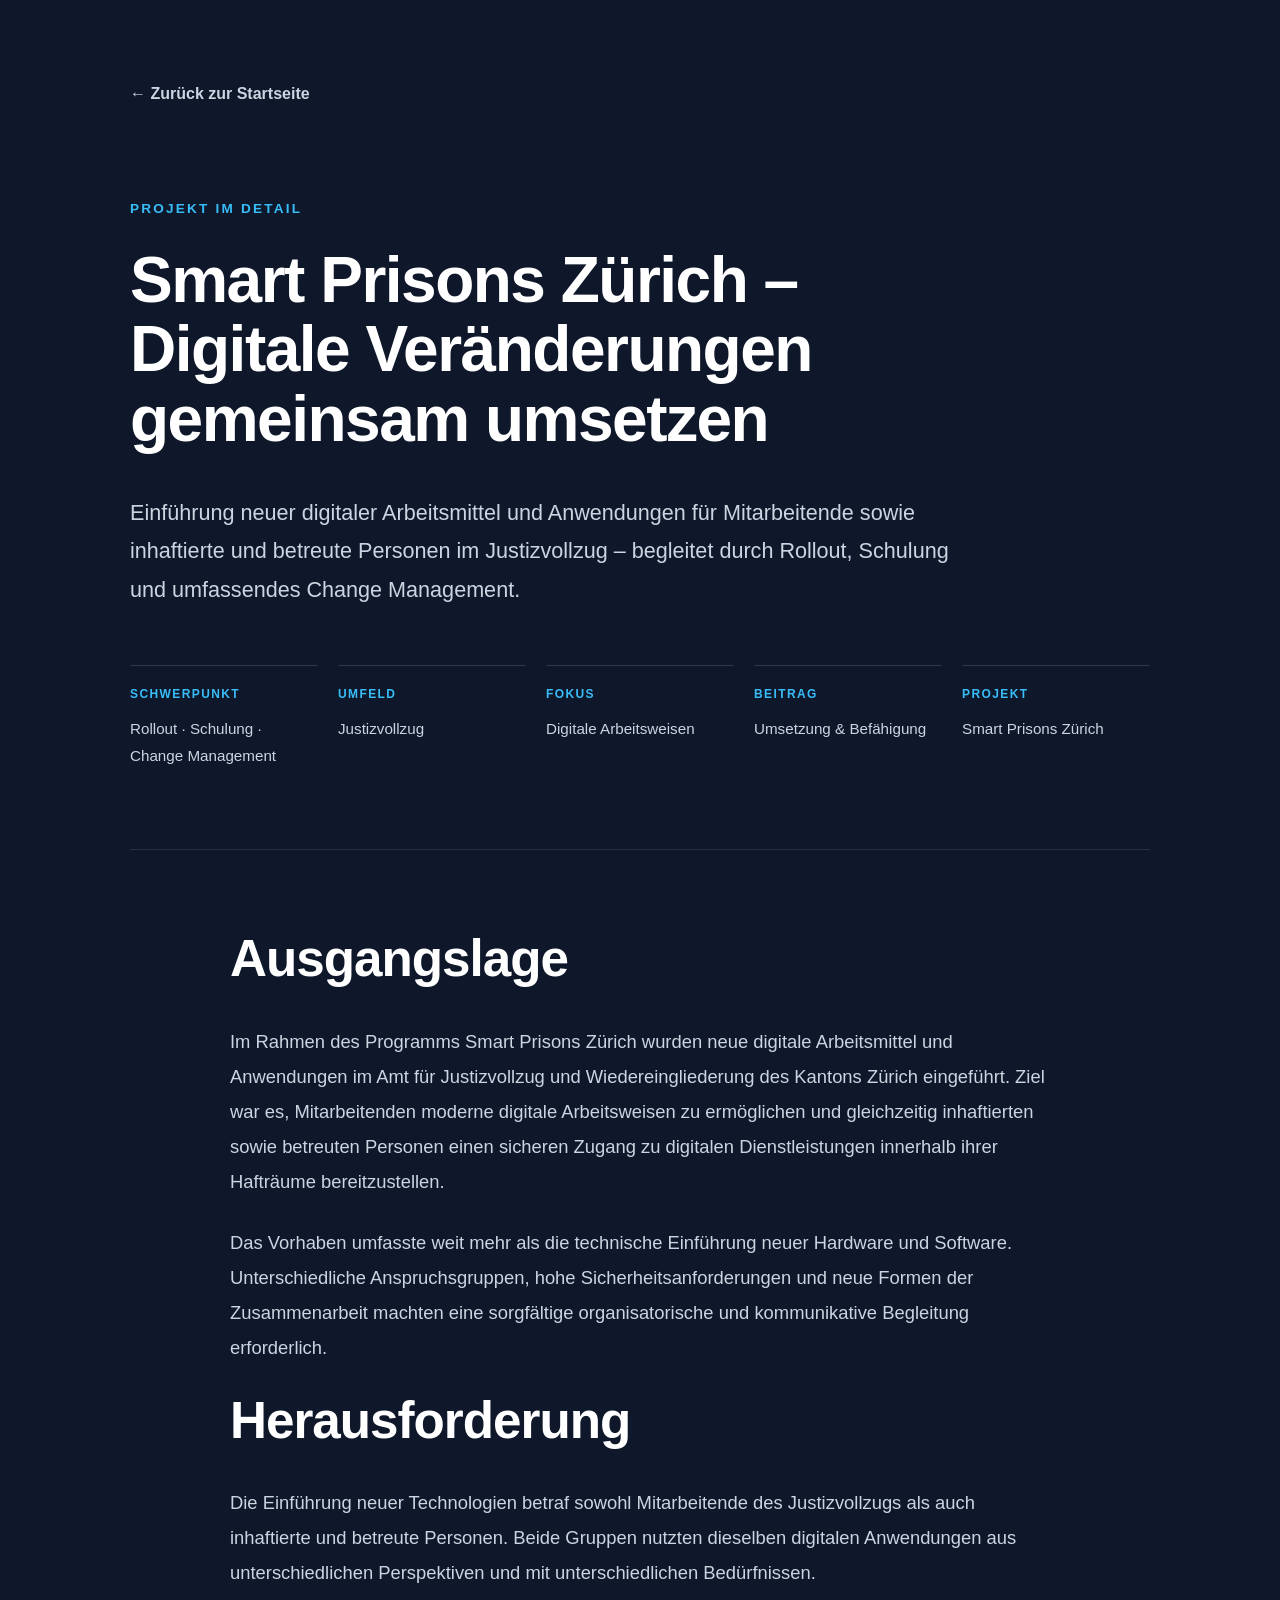
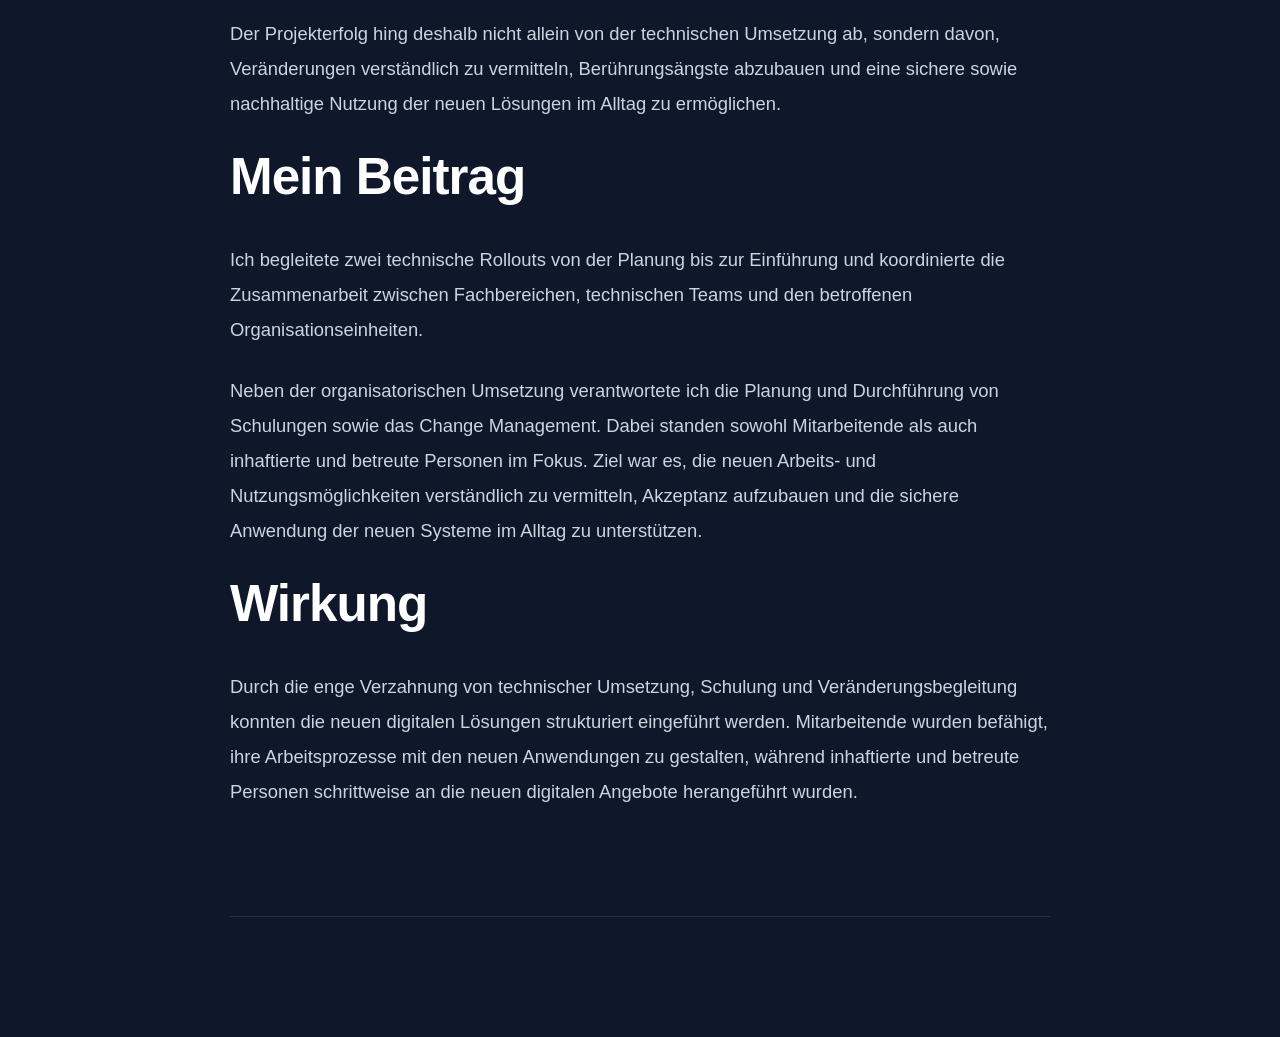
<file: pages/smart-prisons.html>
<!DOCTYPE html>
<html lang="de">

<head>
    <meta charset="UTF-8">
    <meta name="viewport" content="width=device-width, initial-scale=1.0">

    <title>Smart Prisons Zürich | Andreas Habegger</title>

    <meta name="description"
          content="Case Study zu Smart Prisons Zürich – Rollout, Schulung und Change Management im Justizvollzug.">

    <link rel="canonical" href="https://andreashabegger.github.io/pages/smart-prisons.html">

    <meta property="og:title" content="Smart Prisons Zürich | Andreas Habegger">
    <meta property="og:description"
          content="Case Study zu Rollout, Schulung und Change Management im Amt für Justizvollzug und Wiedereingliederung des Kantons Zürich.">
    <meta property="og:image"
          content="https://andreashabegger.github.io/images/og-image.jpg">
    <meta property="og:url"
          content="https://andreashabegger.github.io/pages/smart-prisons.html">
    <meta property="og:type"
          content="website">

    <meta name="twitter:card" content="summary_large_image">
    <meta name="twitter:title" content="Smart Prisons Zürich | Andreas Habegger">
    <meta name="twitter:description"
          content="Case Study zu Rollout, Schulung und Change Management im Amt für Justizvollzug und Wiedereingliederung des Kantons Zürich.">
    <meta name="twitter:image"
          content="https://andreashabegger.github.io/images/og-image.jpg">

<link rel="icon" href="/favicon.ico" sizes="any">
<link rel="icon" type="image/png" sizes="32x32" href="/favicon-32x32.png">
<link rel="icon" type="image/png" sizes="16x16" href="/favicon-16x16.png">
<link rel="apple-touch-icon" sizes="180x180" href="/apple-touch-icon.png">
<link rel="manifest" href="/site.webmanifest">
<meta name="theme-color" content="#0F172A">

<link rel="stylesheet" href="../css/style.css">
</head>

<body>

    <main class="case-study">

        <a href="../index.html#projekte" class="back-link">← Zurück zur Startseite</a>

        <section class="case-hero">
            <p class="eyebrow">Projekt im Detail</p>

            <h1>Smart Prisons Zürich – Digitale Veränderungen gemeinsam umsetzen</h1>

            <p class="case-lead">
    Einführung neuer digitaler Arbeitsmittel und Anwendungen für Mitarbeitende
    sowie inhaftierte und betreute Personen im Justizvollzug – begleitet durch
    Rollout, Schulung und umfassendes Change Management.
</p>

            <div class="case-facts">
                <div><strong>Schwerpunkt</strong><span>Rollout · Schulung · Change Management</span></div>
                <div><strong>Umfeld</strong><span>Justizvollzug</span></div>
                <div><strong>Fokus</strong><span>Digitale Arbeitsweisen</span></div>
                <div><strong>Beitrag</strong><span>Umsetzung & Befähigung</span></div>
                <div><strong>Projekt</strong><span>Smart Prisons Zürich</span></div>
            </div>
        </section>

        <section class="case-content">

           <h2>Ausgangslage</h2>

<p>
    Im Rahmen des Programms Smart Prisons Zürich wurden neue digitale
    Arbeitsmittel und Anwendungen im Amt für Justizvollzug und
    Wiedereingliederung des Kantons Zürich eingeführt. Ziel war es,
    Mitarbeitenden moderne digitale Arbeitsweisen zu ermöglichen und
    gleichzeitig inhaftierten sowie betreuten Personen einen sicheren Zugang zu
    digitalen Dienstleistungen innerhalb ihrer Hafträume bereitzustellen.
</p>

<p>
    Das Vorhaben umfasste weit mehr als die technische Einführung neuer
    Hardware und Software. Unterschiedliche Anspruchsgruppen, hohe
    Sicherheitsanforderungen und neue Formen der Zusammenarbeit machten eine
    sorgfältige organisatorische und kommunikative Begleitung erforderlich.
</p>

            <h2>Herausforderung</h2>

<p>
    Die Einführung neuer Technologien betraf sowohl Mitarbeitende des
    Justizvollzugs als auch inhaftierte und betreute Personen. Beide Gruppen
    nutzten dieselben digitalen Anwendungen aus unterschiedlichen Perspektiven
    und mit unterschiedlichen Bedürfnissen.
</p>

<p>
    Der Projekterfolg hing deshalb nicht allein von der technischen Umsetzung
    ab, sondern davon, Veränderungen verständlich zu vermitteln,
    Berührungsängste abzubauen und eine sichere sowie nachhaltige Nutzung der
    neuen Lösungen im Alltag zu ermöglichen.
</p>

            <h2>Mein Beitrag</h2>

<p>
    Ich begleitete zwei technische Rollouts von der Planung bis zur
    Einführung und koordinierte die Zusammenarbeit zwischen Fachbereichen,
    technischen Teams und den betroffenen Organisationseinheiten.
</p>

<p>
    Neben der organisatorischen Umsetzung verantwortete ich die Planung und
    Durchführung von Schulungen sowie das Change Management. Dabei standen
    sowohl Mitarbeitende als auch inhaftierte und betreute Personen im Fokus.
    Ziel war es, die neuen Arbeits- und Nutzungsmöglichkeiten verständlich zu
    vermitteln, Akzeptanz aufzubauen und die sichere Anwendung der neuen
    Systeme im Alltag zu unterstützen.
</p>

            <h2>Wirkung</h2>

<p>
    Durch die enge Verzahnung von technischer Umsetzung, Schulung und
    Veränderungsbegleitung konnten die neuen digitalen Lösungen strukturiert
    eingeführt werden. Mitarbeitende wurden befähigt, ihre Arbeitsprozesse mit
    den neuen Anwendungen zu gestalten, während inhaftierte und betreute
    Personen schrittweise an die neuen digitalen Angebote herangeführt wurden.
</p>

        </section>

    </main>

</body>

</html>
</file>
<file: css/style.css>
:root {
    --background: #0f172a;
    --background-soft: #111c33;
    --surface: #1e293b;
    --surface-light: #273449;

    --primary: #38bdf8;

    --text: #ffffff;
    --text-light: #cbd5e1;
    --text-muted: #94a3b8;

    --radius-lg: 24px;

    --shadow-large: 0 30px 80px rgba(0, 0, 0, 0.35);

    --transition: 0.3s ease;
}

/* ---------- Basis ---------- */

* {
    margin: 0;
    padding: 0;
    box-sizing: border-box;
}

html {
    scroll-behavior: smooth;
}

body {
    min-height: 100vh;
    overflow-x: hidden;

    font-family: Arial, Helvetica, sans-serif;
    line-height: 1.7;

    background: var(--background);
    color: var(--text);
}

img {
    display: block;
    max-width: 100%;
}

a {
    color: inherit;
}

section {
    scroll-margin-top: 110px;
}

.container {
    width: 100%;
    max-width: 980px;
    margin: 0 auto;
    padding: 0 40px;
}

/* ---------- Navigation ---------- */

nav {
    position: fixed;
    top: 0;
    left: 0;
    z-index: 100;

    width: 100%;

    display: flex;
    align-items: center;
    justify-content: space-between;

    padding: 28px 10%;

    background: rgba(15, 23, 42, 0.88);
    border-bottom: 1px solid rgba(255, 255, 255, 0.06);

    backdrop-filter: blur(14px);
    -webkit-backdrop-filter: blur(14px);
}

.logo {
    color: var(--text);
    text-decoration: none;

    font-size: 1.4rem;
    font-weight: 700;
    line-height: 1.2;
}

nav ul {
    display: flex;
    align-items: center;
    gap: 32px;

    list-style: none;
}

nav ul a {
    position: relative;

    color: var(--text-light);
    text-decoration: none;

    font-size: 0.95rem;

    transition: color 0.25s ease;
}

nav ul a::after {
    content: "";

    position: absolute;
    left: 0;
    bottom: -8px;

    width: 80%;
    height: 2px;

    background: var(--primary);

    transform: scaleX(0);
    transform-origin: left;

    transition: transform 0.25s ease;
}

nav ul a:hover,
nav ul a:focus-visible {
    color: var(--text);
}

nav ul a:hover::after,
nav ul a:focus-visible::after {
    transform: scaleX(1);
}

/* ---------- Typografie ---------- */

h1 {
    margin-bottom: 40px;

    font-size: clamp(3rem, 5vw, 4.6rem);
    line-height: 1.08;
    letter-spacing: -1.5px;
}

h2 {
    margin-bottom: 28px;

    font-size: clamp(2.3rem, 4vw, 3.4rem);
    line-height: 1.15;
    letter-spacing: -1px;
    text-align: center;
}

/* ---------- Hero ---------- */

.hero {
    min-height: 100vh;

    display: flex;
    align-items: flex-start;
    justify-content: space-between;
    gap: 70px;

    padding: 135px 10% 90px;
}

.hero-content {
    max-width: 720px;
    padding-top: 25px;
}

.intro {
    max-width: 670px;
    margin-bottom: 58px;

    color: var(--text-light);

    font-size: 1.25rem;
    line-height: 1.9;
}

.hero-image {
    display: flex;
    align-items: flex-start;
    justify-content: center;

    padding-top: 15px;
}

.hero-image img {
    width: 460px;
    aspect-ratio: 2 / 3;

    object-fit: cover;

    border-radius: var(--radius-lg);
    box-shadow: var(--shadow-large);

    transition: transform var(--transition);
}

.hero-image img:hover {
    transform: translateY(-6px);
}

/* ---------- Buttons ---------- */

.buttons {
    display: flex;
    align-items: center;
    flex-wrap: wrap;
    gap: 16px;
}

.primary,
.secondary {
    display: inline-flex;
    align-items: center;
    justify-content: center;

    padding: 14px 24px;

    border-radius: 999px;

    text-decoration: none;
    font-weight: 700;
    line-height: 1.3;

    transition:
        transform var(--transition),
        color var(--transition),
        background var(--transition),
        border-color var(--transition);
}

.primary {
    background: var(--text);
    color: var(--background);
}

.secondary {
    border: 1px solid rgba(255, 255, 255, 0.18);

    background: rgba(255, 255, 255, 0.04);
    color: var(--text);
}

.primary:hover,
.secondary:hover {
    transform: translateY(-2px);
}

.primary:hover {
    background: var(--primary);
}

.secondary:hover {
    border-color: rgba(56, 189, 248, 0.45);
    color: var(--primary);
}

/* ---------- Startseiten-Abschnitte ---------- */

.mission,
.projects,
.values {
    padding: 110px 0;
}

.mission {
    background: var(--background);
}

.projects {
    background:
        linear-gradient(
            180deg,
            var(--background-soft) 0%,
            var(--background) 100%
        );

    border-top: 1px solid rgba(255, 255, 255, 0.06);
}

.values {
    background: var(--background-soft);
}

.mission p,
.section-intro {
    color: var(--text-light);

    font-size: 1.2rem;
    line-height: 1.9;
    text-align: center;
}

.section-intro {
    max-width: 760px;
    margin: 0 auto 60px;
}

/* ---------- Projekte ---------- */

.project-list {
    display: grid;
    gap: 28px;

    margin-top: 70px;
}

.project-item {
    display: block;

    padding: 44px 0;

    border-top: 1px solid rgba(255, 255, 255, 0.12);

    color: inherit;
    text-decoration: none;

    transition:
        transform var(--transition),
        border-color var(--transition);
}

.project-item:last-child {
    border-bottom: 1px solid rgba(255, 255, 255, 0.12);
}

.project-item:hover {
    transform: translateX(6px);
}

.project-status {
    margin-bottom: 14px;

    color: var(--primary);

    font-size: 0.78rem;
    font-weight: 700;
    letter-spacing: 1.6px;
    text-transform: uppercase;
}

.project-item h3 {
    margin-bottom: 12px;

    font-size: 2.2rem;
    line-height: 1.25;
}

.project-subtitle {
    max-width: 680px;
    margin-bottom: 32px;

    color: var(--text-light);

    font-size: 1.2rem;
}

.project-facts {
    display: flex;
    flex-wrap: wrap;
    gap: 14px 28px;

    margin-bottom: 30px;
}

.project-facts span {
    color: var(--text-muted);

    font-size: 0.95rem;
}

.project-link {
    color: var(--text);

    font-weight: 700;

    transition: color var(--transition);
}

.project-item:hover .project-link {
    color: var(--primary);
}

/* ---------- Arbeitsweise ---------- */

.approach {
    max-width: 820px;
    margin: 80px auto 0;
}

.approach-step {
    padding: 48px 0;

    border-top: 1px solid rgba(255, 255, 255, 0.12);
}

.approach-step:last-child {
    border-bottom: 1px solid rgba(255, 255, 255, 0.12);
}

.approach-step h3 {
    margin-bottom: 18px;

    font-size: 2rem;
    line-height: 1.3;
}

.approach-step p {
    max-width: 700px;

    color: var(--text-light);

    font-size: 1.15rem;
    line-height: 1.9;
}

/* ---------- Kontakt ---------- */

.contact {
    padding: 120px 0;

    background: var(--background);

    text-align: center;
}

.contact p {
    max-width: 720px;
    margin: 0 auto 42px;

    color: var(--text-light);

    font-size: 1.2rem;
    line-height: 1.9;
}

.contact .contact-statement {
    color: var(--text);

    font-size: clamp(1.8rem, 3vw, 2.6rem);
    line-height: 1.35;
    letter-spacing: -0.8px;
}

.contact-buttons {
    justify-content: center;
}

/* ---------- Case Studies und Profil ---------- */

.case-study,
.profile-page {
    max-width: 1100px;
    margin: 0 auto;

    padding: 80px 40px 120px;
}

.back-link {
    color: var(--text-light);
    text-decoration: none;
    font-weight: 700;

    transition: color var(--transition);
}

.back-link:hover {
    color: var(--primary);
}

.case-hero,
.profile-hero {
    padding: 90px 0 80px;

    border-bottom: 1px solid rgba(255, 255, 255, 0.10);
}

.case-hero h1,
.profile-hero h1 {
    max-width: 900px;
}

.case-lead,
.profile-lead {
    max-width: 820px;

    color: var(--text-light);

    font-size: 1.35rem;
    line-height: 1.8;
}

.eyebrow {
    margin-bottom: 26px;

    color: var(--primary);

    font-size: 0.85rem;
    font-weight: 700;
    letter-spacing: 2.2px;
    text-transform: uppercase;
}

.case-facts {
    display: grid;
    grid-template-columns: repeat(5, minmax(0, 1fr));
    gap: 20px;

    margin-top: 55px;
}

.case-facts div {
    padding-top: 18px;

    border-top: 1px solid rgba(255, 255, 255, 0.14);
}

.case-facts strong {
    display: block;

    margin-bottom: 10px;

    color: var(--primary);

    font-size: 0.75rem;
    letter-spacing: 1.4px;
    text-transform: uppercase;
}

.case-facts span {
    color: var(--text-light);

    font-size: 0.95rem;
}

.case-content,
.profile-section {
    max-width: 820px;
    margin: 0 auto;

    padding: 80px 0;

    border-bottom: 1px solid rgba(255, 255, 255, 0.10);
}

.case-content h1 {
    margin-bottom: 42px;
}

.case-content h2,
.profile-section h2 {
    margin-bottom: 36px;

    text-align: left;
}

.case-content p,
.profile-section p {
    margin-bottom: 26px;

    color: var(--text-light);

    font-size: 1.15rem;
    line-height: 1.9;
}

.case-content a,
.profile-section a {
    color: var(--primary);
}

/* ---------- Profil ---------- */

.profile-entry {
    padding: 44px 0;

    border-top: 1px solid rgba(255, 255, 255, 0.10);
}

.profile-entry:first-of-type {
    padding-top: 0;

    border-top: 0;
}

.profile-date {
    margin-bottom: 12px;

    color: var(--primary);

    font-size: 0.8rem;
    font-weight: 700;
    letter-spacing: 1.5px;
    text-transform: uppercase;
}

.profile-entry h3 {
    margin-bottom: 8px;

    font-size: 1.7rem;
    line-height: 1.35;
}

.profile-role {
    margin-bottom: 22px;

    color: var(--text-muted);
}

.profile-list {
    display: grid;
    gap: 26px;
}

.competence-grid {
    display: flex;
    flex-wrap: wrap;
    gap: 14px;
}

.competence-grid span {
    padding: 10px 14px;

    border-radius: 999px;

    background: rgba(255, 255, 255, 0.08);
    color: var(--text-light);

    font-size: 0.95rem;
}

/* ---------- Footer ---------- */

.footer {
    padding: 50px 10%;

    border-top: 1px solid rgba(255, 255, 255, 0.08);

    background: var(--background);
}

.footer .container {
    text-align: center;
}

.footer p:first-child {
    margin-bottom: 10px;

    color: var(--text);

    font-weight: 600;
}

.footer p:last-of-type {
    margin-bottom: 28px;

    color: var(--text-light);

    font-size: 0.95rem;
}

.footer-links {
    display: flex;
    align-items: center;
    justify-content: center;
    gap: 12px;
}

.footer-links span {
    color: var(--text-muted);
}

.footer-links a {
    position: relative;

    color: var(--text-light);
    text-decoration: none;

    transition: color 0.25s ease;
}

.footer-links a::after {
    content: "";

    position: absolute;
    left: 0;
    bottom: -4px;

    width: 100%;
    height: 2px;

    background: var(--primary);

    transform: scaleX(0);
    transform-origin: left;

    transition: transform 0.25s ease;
}

.footer-links a:hover {
    color: var(--text);
}

.footer-links a:hover::after {
    transform: scaleX(1);
}

/* ---------- 404 ---------- */

.error-page {
    align-items: center;
    justify-content: center;
}

.error-page .hero-content {
    max-width: 700px;
    padding-top: 0;

    text-align: center;
}

.error-page .buttons {
    justify-content: center;
}

/* ---------- Responsive ---------- */

@media (max-width: 1100px) {
    .hero {
        gap: 48px;

        padding-right: 6%;
        padding-left: 6%;
    }

    .hero-image img {
        width: 400px;
    }
}

@media (max-width: 900px) {
    nav {
        padding: 22px 6%;
    }

    nav ul {
        display: none;
    }

    .hero {
        min-height: auto;

        flex-direction: column;
        align-items: flex-start;

        padding: 135px 6% 80px;
    }

    .hero-content {
        max-width: 100%;
        padding-top: 0;
    }

    .hero-image {
        width: 100%;
        padding-top: 10px;
    }

    .hero-image img {
        width: 100%;
        max-width: 460px;
    }

    .case-facts {
        grid-template-columns: 1fr 1fr;
    }

    .case-study,
    .profile-page {
        padding: 50px 24px 90px;
    }
}

@media (max-width: 600px) {
    .container {
        padding: 0 24px;
    }

    .logo {
        font-size: 1.2rem;
    }

    h1 {
        font-size: clamp(2.55rem, 12vw, 3.4rem);
    }

    h2 {
        font-size: clamp(2rem, 10vw, 2.7rem);
    }

    .intro {
        margin-bottom: 42px;

        font-size: 1.08rem;
        line-height: 1.75;
    }

    .buttons {
        width: 100%;
        flex-direction: column;
        align-items: stretch;
    }

    .primary,
    .secondary {
        width: 100%;
    }

    .mission,
    .projects,
    .values,
    .contact {
        padding: 85px 0;
    }

    .project-item h3,
    .approach-step h3 {
        font-size: 1.65rem;
    }

    .project-facts {
        flex-direction: column;
        gap: 8px;
    }

    .case-facts {
        grid-template-columns: 1fr;
    }

    .case-content,
    .profile-section {
        padding: 60px 0;
    }

    .footer {
        padding: 42px 24px;
    }
}

/* ---------- Reduzierte Bewegung ---------- */

@media (prefers-reduced-motion: reduce) {
    html {
        scroll-behavior: auto;
    }

    *,
    *::before,
    *::after {
        transition-duration: 0.01ms !important;
        animation-duration: 0.01ms !important;
        animation-iteration-count: 1 !important;
    }
}
.contact-options {
    display: grid;
    grid-template-columns: repeat(2, minmax(0, 280px));
    justify-content: center;
    gap: 16px;
    margin-top: 42px;
}

.contact-button {
    width: 100%;
    min-height: 56px;
}

.copy-email {
    display: inline-flex;
    align-items: center;
    justify-content: center;
    gap: 8px;

    margin-top: 28px;
    padding: 0;

    border: 0;
    background: transparent;
    color: var(--text-muted);

    font: inherit;
    font-size: 0.95rem;

    cursor: pointer;
    transition: color 0.25s ease;
}

.copy-email:hover {
    color: var(--primary);
}

.copy-label {
    font-weight: 600;
}

@media (max-width: 600px) {
    .contact-options {
        grid-template-columns: 1fr;
    }

    .copy-email {
        flex-wrap: wrap;
    }
}
</file>
